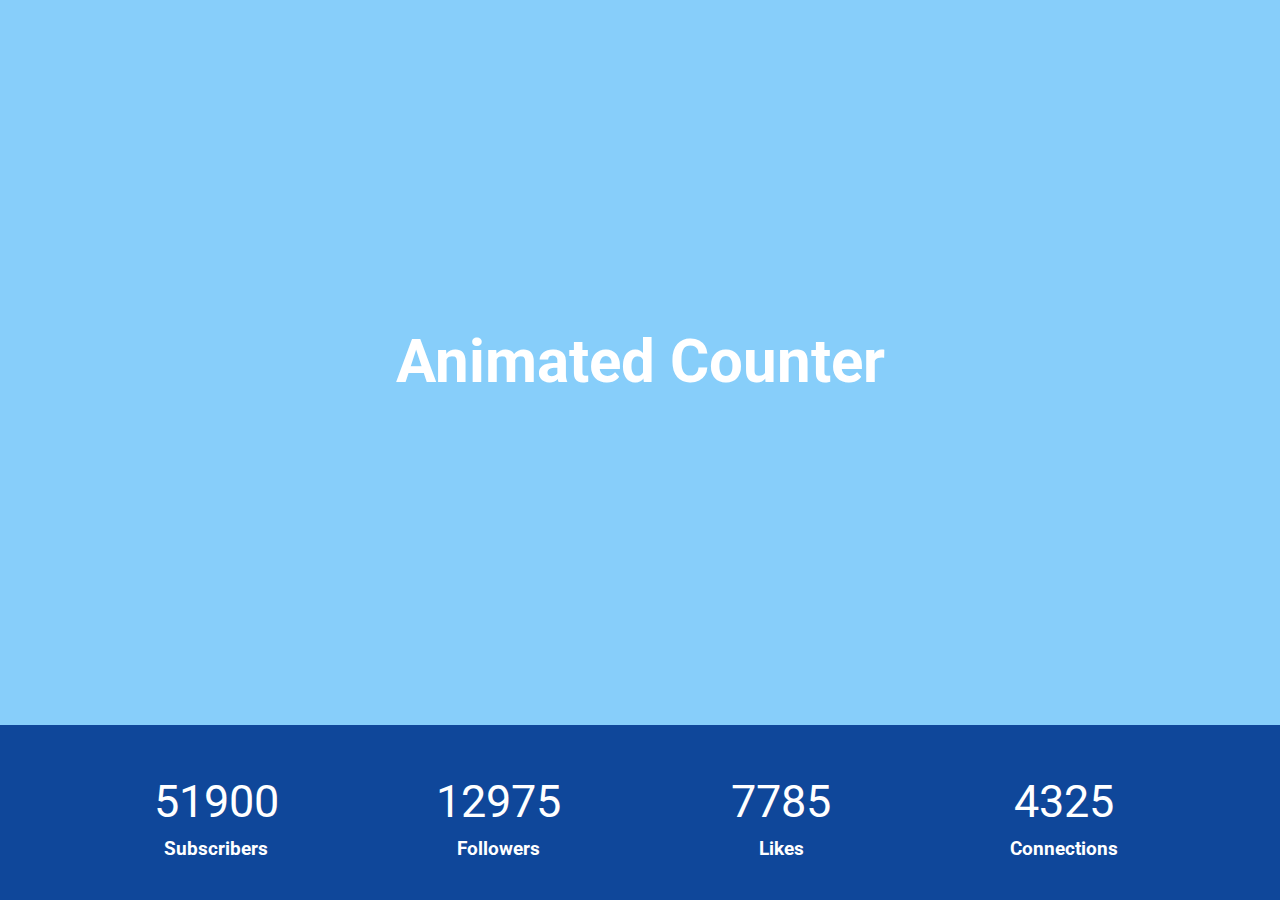
<file: Animated Counter/index.html>
<!DOCTYPE html>
<html lang="en">
  <head>
    <meta charset="UTF-8" />
    <meta name="viewport" content="width=device-width, initial-scale=1.0" />
    <link
      rel="stylesheet"
      href="https://cdnjs.cloudflare.com/ajax/libs/font-awesome/5.13.0/css/all.min.css"
      integrity="sha256-h20CPZ0QyXlBuAw7A+KluUYx/3pK+c7lYEpqLTlxjYQ="
      crossorigin="anonymous"
    />
    <link rel="stylesheet" href="style.css" />
    <title>Animated Counter</title>
  </head>
  <body>
    <header>
      <h1>Animated Counter</h1>
    </header>
    <section class="counters">
      <div class="container">
        <div>
          <i class="fab fa-youtube fa-4x"></i>
          <div class="counter" data-target="60000">0</div>
          <h3>Subscribers</h3>
        </div>
        <div>
          <i class="fab fa-twitter fa-4x"></i>
          <div class="counter" data-target="15000">0</div>
          <h3>Followers</h3>
        </div>
        <div>
          <i class="fab fa-facebook fa-4x"></i>
          <div class="counter" data-target="9000">0</div>
          <h3>Likes</h3>
        </div>
        <div>
          <i class="fab fa-linkedin fa-4x"></i>
          <div class="counter" data-target="5000">0</div>
          <h3>Connections</h3>
        </div>
      </div>
    </section>
    <script src="script.js"></script>
  </body>
</html>
</file>
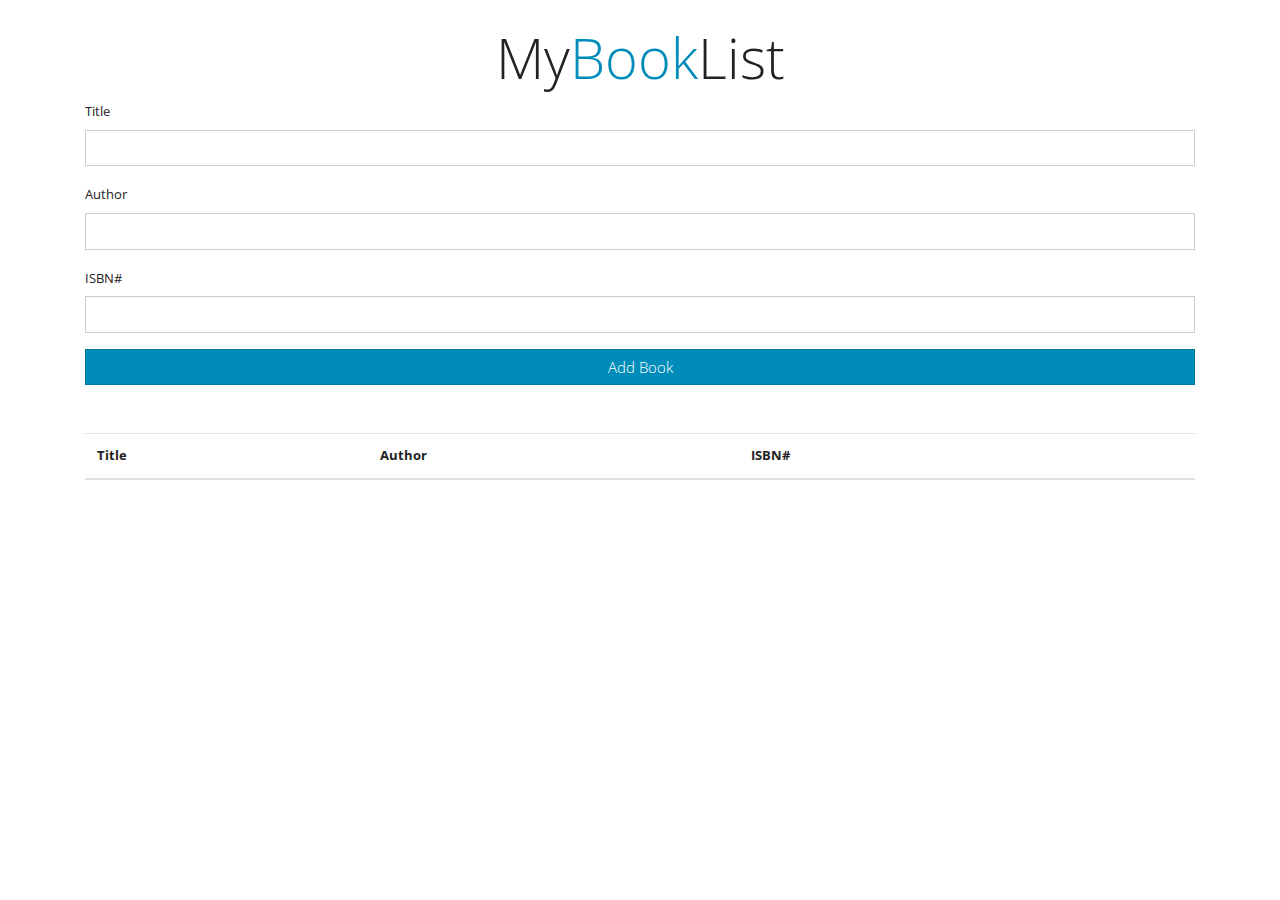
<file: BookList App/index.html>
<!DOCTYPE html>
<html lang="en">
  <head>
    <meta charset="UTF-8" />
    <meta name="viewport" content="width=device-width, initial-scale=1.0" />
    <meta http-equiv="X-UA-Compatible" content="ie=edge" />
    <link
      rel="stylesheet"
      href="https://use.fontawesome.com/releases/v5.8.1/css/all.css"
      integrity="sha384-50oBUHEmvpQ+1lW4y57PTFmhCaXp0ML5d60M1M7uH2+nqUivzIebhndOJK28anvf"
      crossorigin="anonymous"
    />
    <link rel="stylesheet" href="bootstrap.min.css" />
    <title>MyBookList App</title>
  </head>
  <body>
    <div class="container mt-4">
      <h1 class="display-4 text-center">
        <i class="fas fa-book-open text-primary"></i>My<span
          class="text-primary"
          >Book</span
        >List
      </h1>
      <form id="book-form">
        <div class="form-group">
          <label for="title">Title</label>
          <input type="text" id="title" class="form-control" />
        </div>
        <div class="form-group">
          <label for="title">Author</label>
          <input type="text" id="author" class="form-control" />
        </div>
        <div class="form-group">
          <label for="title">ISBN#</label>
          <input type="text" id="isbn" class="form-control" />
        </div>
        <input
          type="submit"
          value="Add Book"
          class="btn btn-primary btn-block"
        />
      </form>
      <table class="table table-striped mt-5">
        <thead>
          <tr>
            <th>Title</th>
            <th>Author</th>
            <th>ISBN#</th>
            <th></th>
          </tr>
        </thead>
        <tbody id="book-list"></tbody>
      </table>
    </div>

    <script src="app.js"></script>
  </body>
</html>
</file>
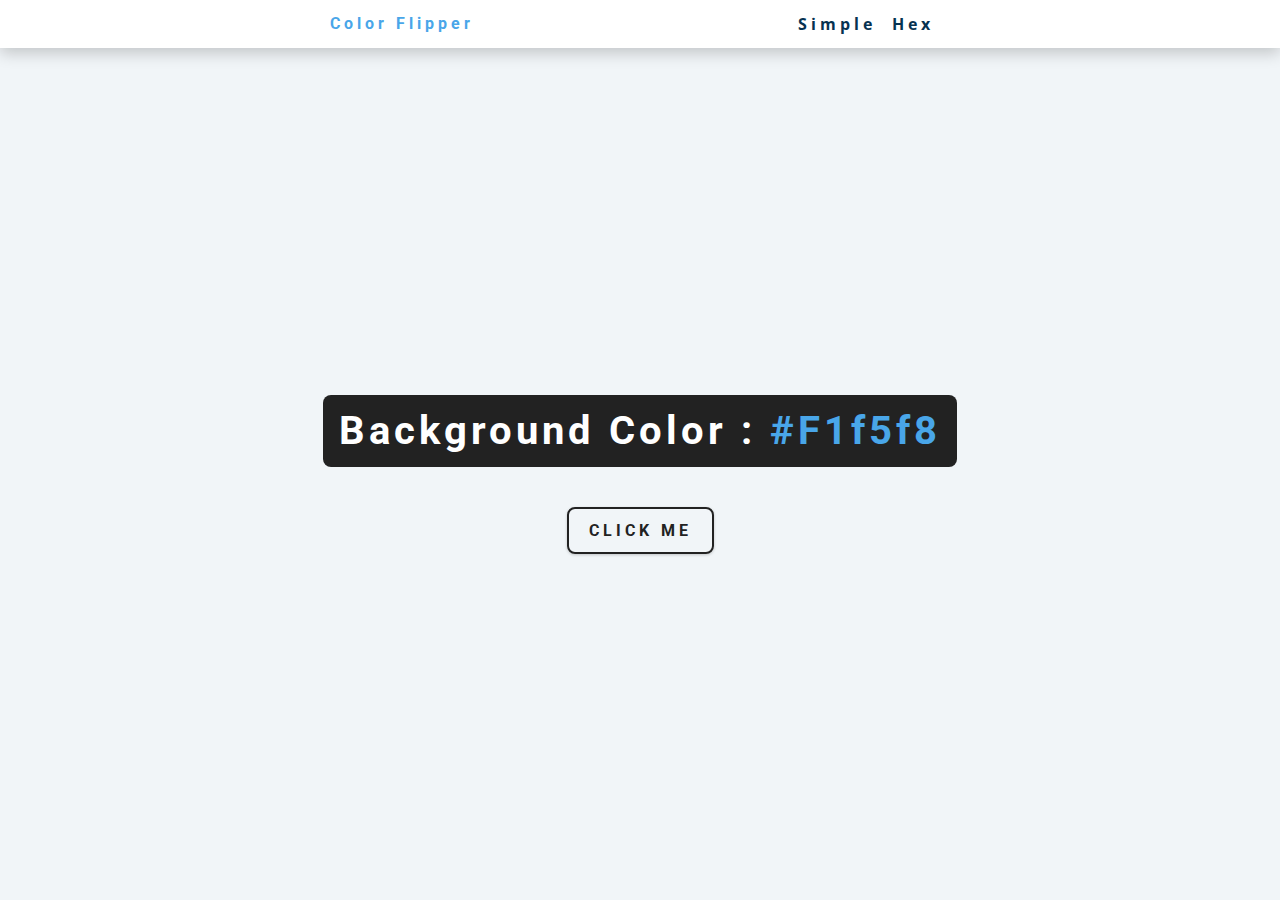
<file: Color Flipper/index.html>
<!DOCTYPE html>
<html lang="en">
  <head>
    <meta charset="UTF-8" />
    <meta name="viewport" content="width=device-width, initial-scale=1.0" />
    <title>Color Flipper || Simple</title>
    <!-- styles -->
    <link rel="stylesheet" href="styles.css" />
  </head>
  <body>
    <nav>
      <div class="nav-center">
        <h4>color flipper</h4>
        <ul class="nav-links">
          <li>
            <a href="index.html">simple</a>
          </li>
          <li>
            <a href="hex.html">hex</a>
          </li>
        </ul>
      </div>
    </nav>
    <main>
      <div class="container">
        <h2>background color : <span class="color">#f1f5f8</span></h2>
        <button class="btn btn-hero" id="btn">click me</button>
      </div>
    </main>
    <!-- javascript -->
    <script src="app.js"></script>
  </body>
</html>
</file>
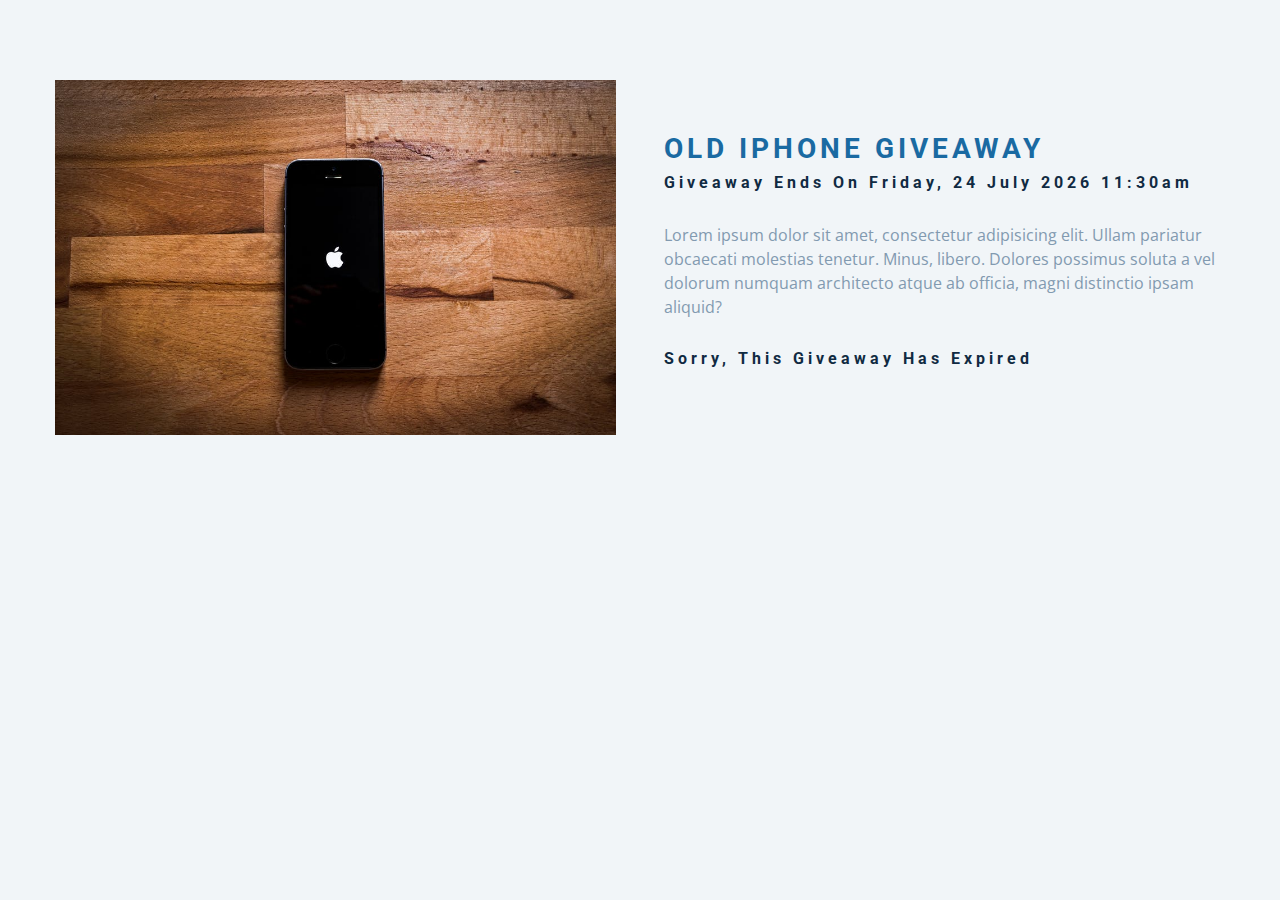
<file: Countdown/index.html>
<!DOCTYPE html>
<html lang="en">
  <head>
    <meta charset="UTF-8" />
    <meta name="viewport" content="width=device-width, initial-scale=1.0" />
    <title>Countdown</title>

    <!-- styles -->
    <link rel="stylesheet" href="styles.css" />
  </head>
  <body>
    <section class="section-center">
      <!-- image -->
      <article class="gift-img">
        <img src="./gift.jpeg" alt="gift picture" />
      </article>
      <!-- info -->
      <article class="gift-info">
        <h3>old iphone giveaway</h3>
        <h4 class="giveaway">
          giveaway ends on sunday, 24 April 2020, 8:00am
        </h4>
        <p>
          Lorem ipsum dolor sit amet, consectetur adipisicing elit. Ullam
          pariatur obcaecati molestias tenetur. Minus, libero. Dolores possimus
          soluta a vel dolorum numquam architecto atque ab officia, magni
          distinctio ipsam aliquid?
        </p>
        <div class="deadline">
          <!-- days -->
          <div class="deadline-format">
            <div>
              <h4 class="days">34</h4>
              <span>days</span>
            </div>
          </div>
          <!-- end of item -->
          <!-- hours -->
          <div class="deadline-format">
            <div>
              <h4 class="hours">34</h4>
              <span>hours</span>
            </div>
          </div>
          <!-- end of item -->
          <!-- days -->
          <div class="deadline-format">
            <div>
              <h4 class="mins">34</h4>
              <span>mins</span>
            </div>
          </div>
          <!-- end of item -->
          <!-- days -->
          <div class="deadline-format">
            <div>
              <h4 class="secs">34</h4>
              <span>secs</span>
            </div>
          </div>
          <!-- end of item -->
        </div>
      </article>
    </section>
    <!-- javascript -->
    <script src="app.js"></script>
  </body>
</html>
</file>
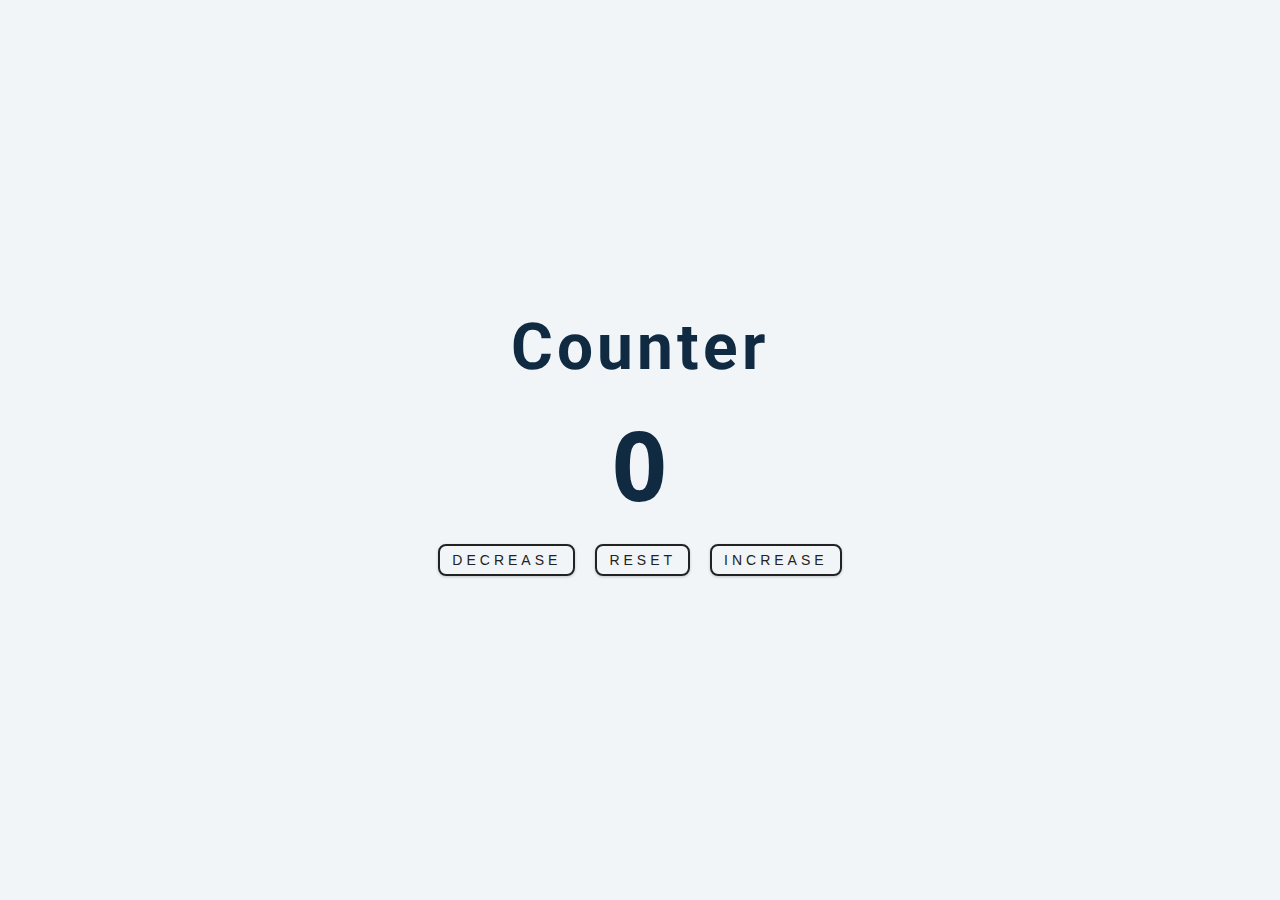
<file: Counter/index.html>
<!DOCTYPE html>
<html lang="en">
  <head>
    <meta charset="UTF-8" />
    <meta name="viewport" content="width=device-width, initial-scale=1.0" />
    <title>Counter</title>
    <!-- styles -->
    <link rel="stylesheet" href="styles.css" />
  </head>
  <body>
    <main>
      <div class="container">
        <h1>
          counter
        </h1>
        <span id="value">0</span>
        <div class="button-container">
          <button class="btn decrease">decrease</button>
          <button class="btn reset">reset</button>
          <button class="btn increase">increase</button>
        </div>
      </div>
    </main>
    <!-- javascript -->
    <script src="app.js"></script>
  </body>
</html>
</file>
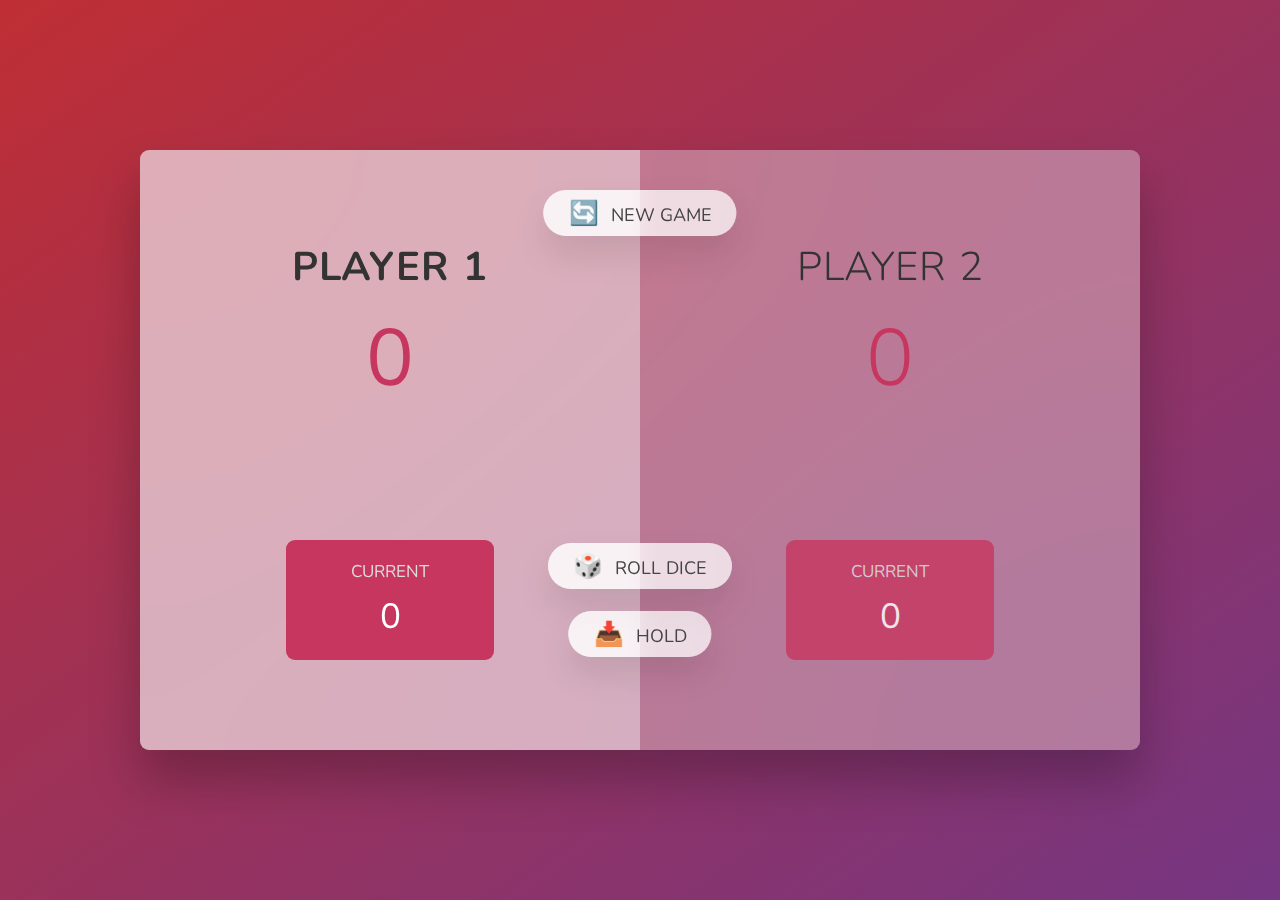
<file: Dice Game/index.html>
<!DOCTYPE html>
<html lang="en">
  <head>
    <meta charset="UTF-8" />
    <meta name="viewport" content="width=device-width, initial-scale=1.0" />
    <meta http-equiv="X-UA-Compatible" content="ie=edge" />
    <link rel="stylesheet" href="style.css" />
    <title>Dice Game</title>
  </head>
  <body>
    <main>
      <section class="player player--0 player--active">
        <h2 class="name" id="name--0">Player 1</h2>
        <p class="score" id="score--0">43</p>
        <div class="current">
          <p class="current-label">Current</p>
          <p class="current-score" id="current--0">0</p>
        </div>
      </section>
      <section class="player player--1">
        <h2 class="name" id="name--1">Player 2</h2>
        <p class="score" id="score--1">24</p>
        <div class="current">
          <p class="current-label">Current</p>
          <p class="current-score" id="current--1">0</p>
        </div>
      </section>

      <img src="dice-5.png" alt="Playing dice" class="dice" />
      <button class="btn btn--new">🔄 New game</button>
      <button class="btn btn--roll">🎲 Roll dice</button>
      <button class="btn btn--hold">📥 Hold</button>
    </main>
    <script src="script.js"></script>
  </body>
</html>
</file>
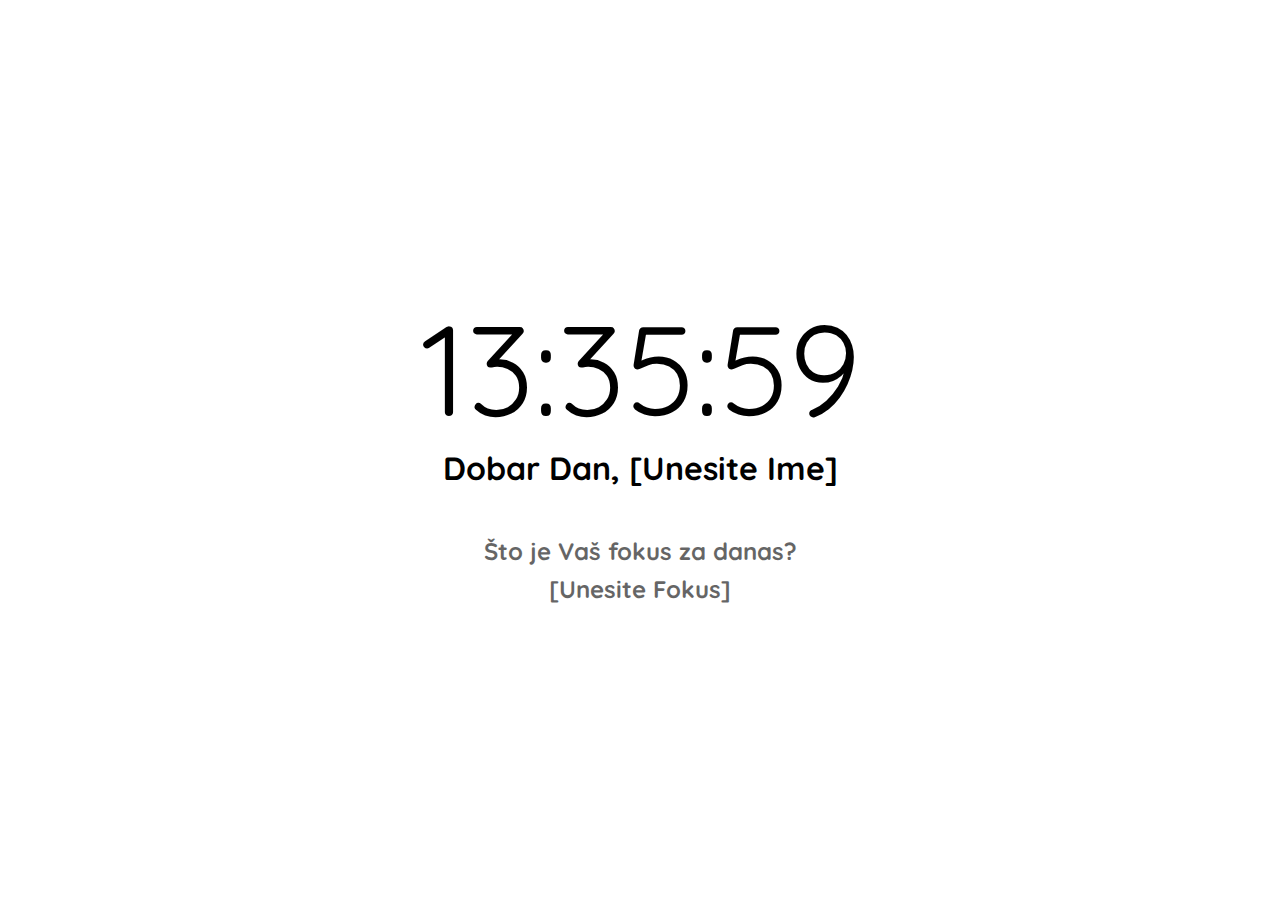
<file: Dynamic Landing Page/index.html>
<!DOCTYPE html>
<html lang="en">
  <head>
    <meta charset="UTF-8" />
    <meta name="viewport" content="width=device-width, initial-scale=1.0" />
    <meta http-equiv="X-UA-Compatible" content="ie=edge" />
    <link
      href="https://fonts.googleapis.com/css?family=Quicksand&display=swap"
      rel="stylesheet"
    />
    <link rel="stylesheet" href="style.css" />
    <title>Welcome</title>
  </head>
  <body>
    <time id="time"></time>
    <h1>
      <span id="greeting"></span>
      <span id="name" contenteditable="true"></span>
    </h1>

    <h2>Što je Vaš fokus za danas?</h2>
    <h2 id="focus" contenteditable="true"></h2>
    <script src="main.js"></script>
  </body>
</html>
</file>
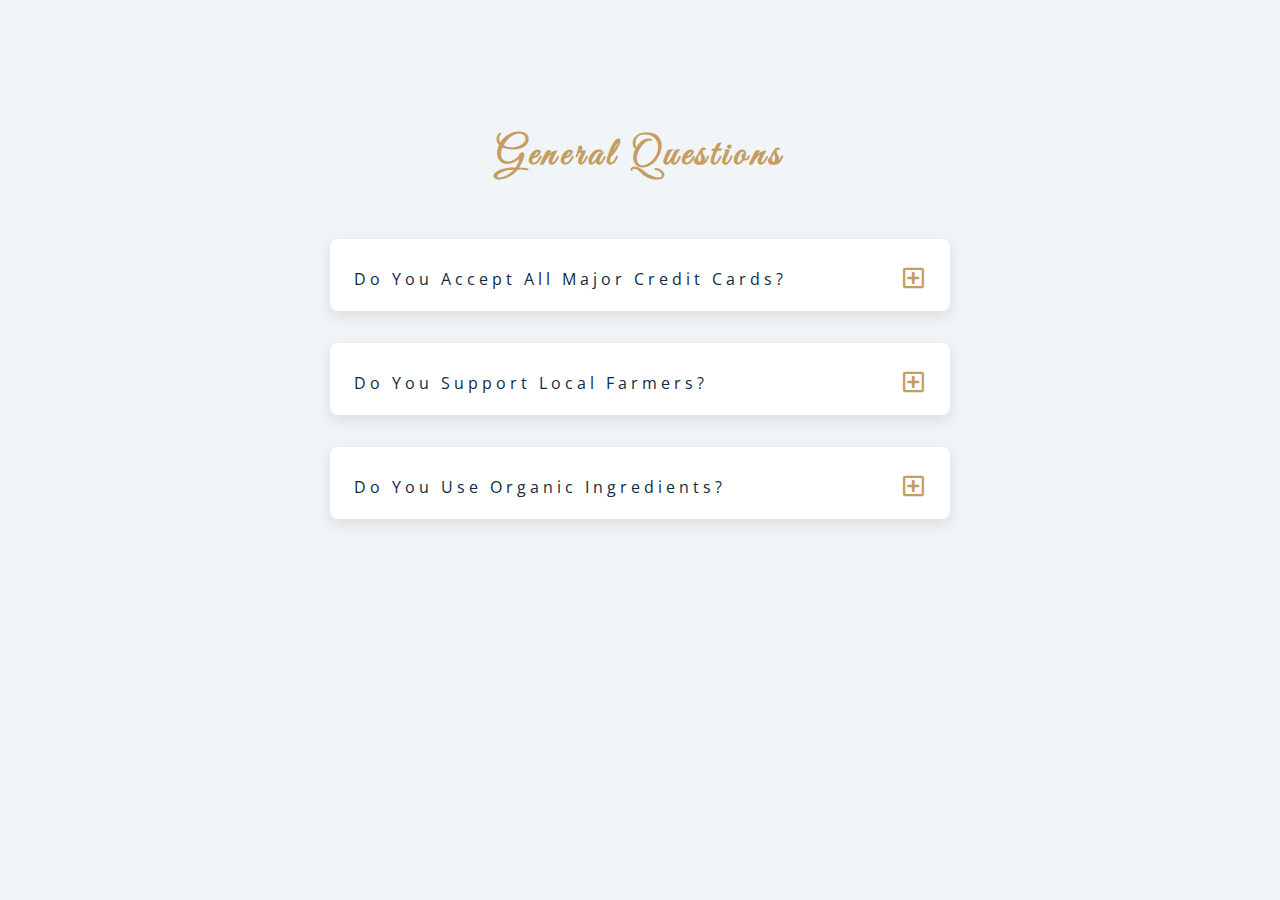
<file: FAQ/index.html>
<!DOCTYPE html>
<html lang="en">
  <head>
    <meta charset="UTF-8" />
    <meta name="viewport" content="width=device-width, initial-scale=1.0" />
    <title>Q & A</title>
    <!-- font-awesome -->
    <link
      rel="stylesheet"
      href="https://cdnjs.cloudflare.com/ajax/libs/font-awesome/5.14.0/css/all.min.css"
    />
    <!-- extra fonts -->
    <link
      href="https://fonts.googleapis.com/css?family=Great+Vibes&display=swap"
      rel="stylesheet"
    />
    <!-- styles -->
    <link rel="stylesheet" href="styles.css" />
  </head>
  <body>
    <section class="questions">
      <!-- title -->
      <div class="title">
        <h2>general questions</h2>
      </div>
      <!-- questions -->
      <div class="section-center">
        <!-- single questions -->
        <article class="question">
          <!-- question title -->
          <div class="question-title">
            <p>do you accept all major credit cards?</p>
            <button type="button" class="question-btn">
              <span class="plus-icon">
                <i class="far fa-plus-square"></i>
              </span>
              <span class="minus-icon">
                <i class="far fa-minus-square"></i>
              </span>
            </button>
          </div>
          <!-- question text -->
          <div class="question-text">
            <p>
              Lorem ipsum dolor sit amet, consectetur adipisicing elit.
              Asperiores, consequatur impedit? Laborum aspernatur architecto sed
              quae at molestias natus dignissimos.
            </p>
          </div>
        </article>
        <!-- end single question -->
        <!-- single questions -->
        <article class="question">
          <!-- question title -->
          <div class="question-title">
            <p>do you support local farmers?</p>
            <button type="button" class="question-btn">
              <span class="plus-icon">
                <i class="far fa-plus-square"></i>
              </span>
              <span class="minus-icon">
                <i class="far fa-minus-square"></i>
              </span>
            </button>
          </div>
          <!-- question text -->
          <div class="question-text">
            <p>
              Lorem ipsum dolor sit amet, consectetur adipisicing elit.
              Asperiores, consequatur impedit? Laborum aspernatur architecto sed
              quae at molestias natus dignissimos.
            </p>
          </div>
        </article>
        <!-- end single question -->
        <!-- single questions -->
        <article class="question">
          <!-- question title -->
          <div class="question-title">
            <p>do you use organic ingredients?</p>
            <button type="button" class="question-btn">
              <span class="plus-icon">
                <i class="far fa-plus-square"></i>
              </span>
              <span class="minus-icon">
                <i class="far fa-minus-square"></i>
              </span>
            </button>
          </div>
          <!-- question text -->
          <div class="question-text">
            <p>
              Lorem ipsum dolor sit amet, consectetur adipisicing elit.
              Asperiores, consequatur impedit? Laborum aspernatur architecto sed
              quae at molestias natus dignissimos.
            </p>
          </div>
        </article>
        <!-- end single question -->
      </div>
    </section>
    <!-- javascript -->
    <script src="app.js"></script>
  </body>
</html>
</file>
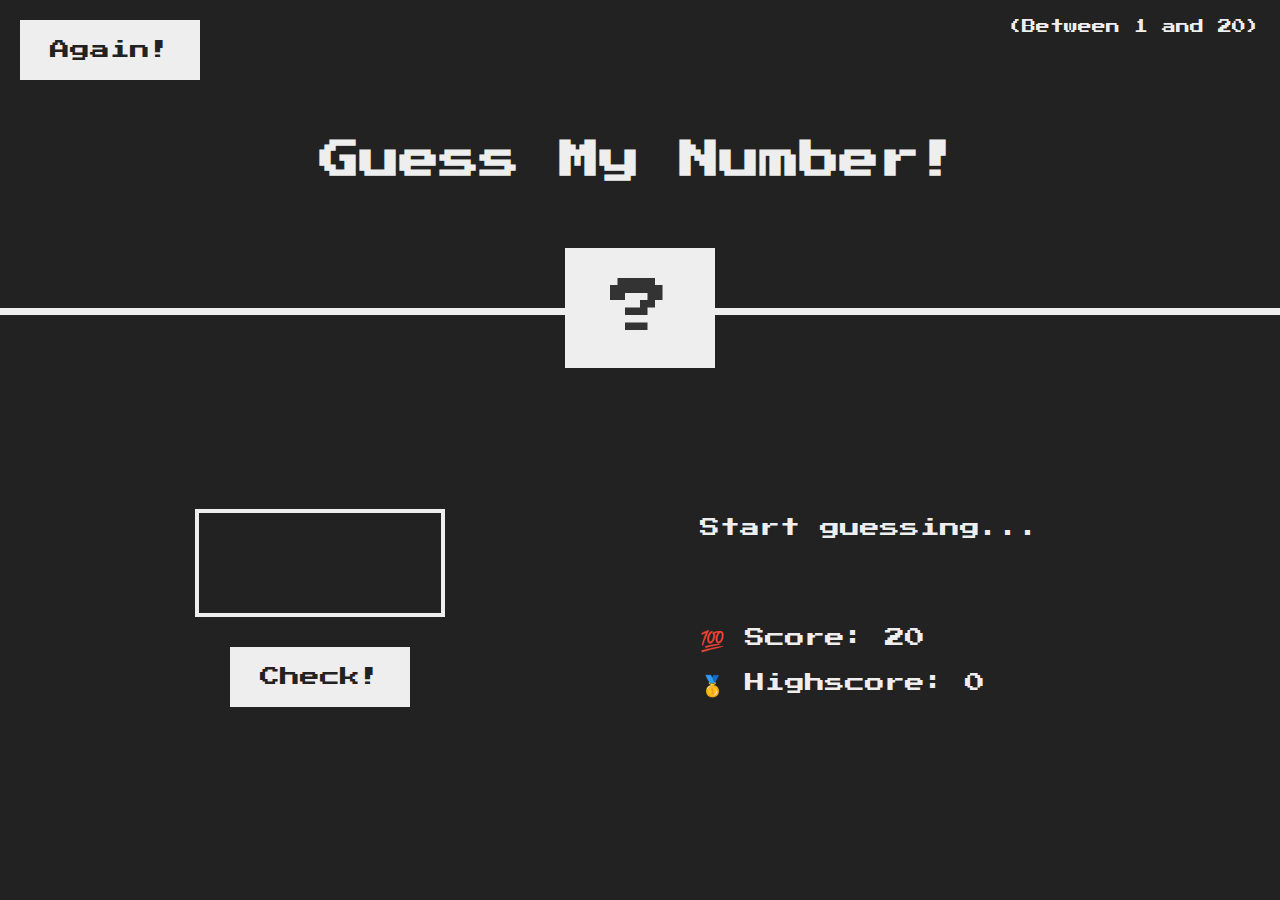
<file: Guess The Number/index.html>
<!DOCTYPE html>
<html lang="en">
  <head>
    <meta charset="UTF-8" />
    <meta name="viewport" content="width=device-width, initial-scale=1.0" />
    <meta http-equiv="X-UA-Compatible" content="ie=edge" />
    <link rel="stylesheet" href="style.css" />
    <title>Guess My Number!</title>
  </head>
  <body>
    <header>
      <h1>Guess My Number!</h1>
      <p class="between">(Between 1 and 20)</p>
      <button class="btn again">Again!</button>
      <div class="number">?</div>
    </header>
    <main>
      <section class="left">
        <input type="number" class="guess" />
        <button class="btn check">Check!</button>
      </section>
      <section class="right">
        <p class="message">Start guessing...</p>
        <p class="label-score">💯 Score: <span class="score">20</span></p>
        <p class="label-highscore">
          🥇 Highscore: <span class="highscore">0</span>
        </p>
      </section>
    </main>
    <script src="script.js"></script>
  </body>
</html>
</file>
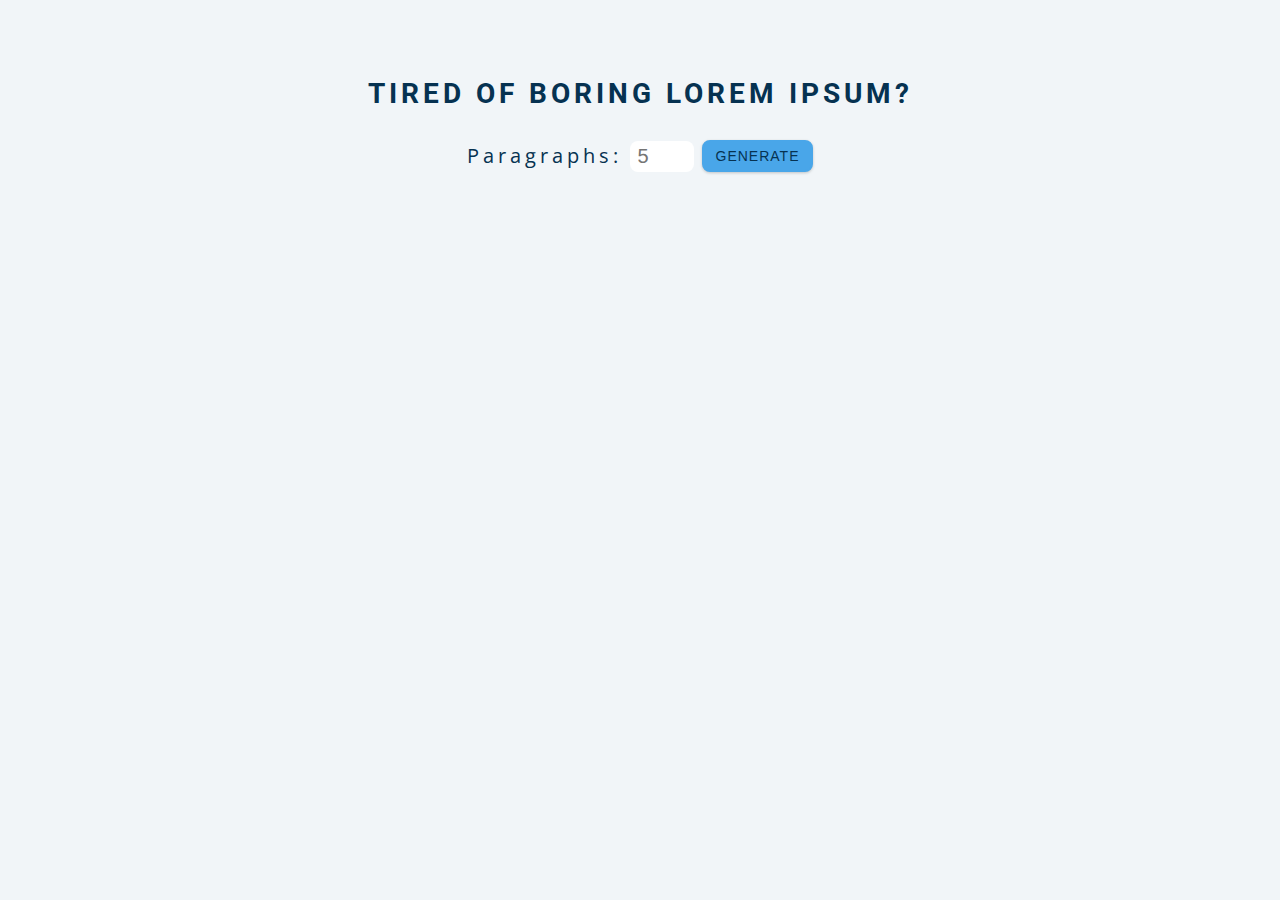
<file: Lorem Generator/index.html>
<!DOCTYPE html>
<html lang="en">
  <head>
    <meta charset="UTF-8" />
    <meta name="viewport" content="width=device-width, initial-scale=1.0" />
    <title>Lorem Ipsum</title>

    <!-- styles -->
    <link rel="stylesheet" href="styles.css" />
  </head>
  <body>
    <section class="section-center">
      <h3>tired of boring lorem ipsum?</h3>
      <form action="" class="lorem-form">
        <label for="amount">paragraphs:</label>
        <input type="number" name="amount" id="amount" placeholder="5" />
        <button type="submit" class="btn">generate</button>
      </form>
      <article class="lorem-text"></article>
    </section>
    <!-- javascript -->
    <script src="app.js"></script>
  </body>
</html>
</file>
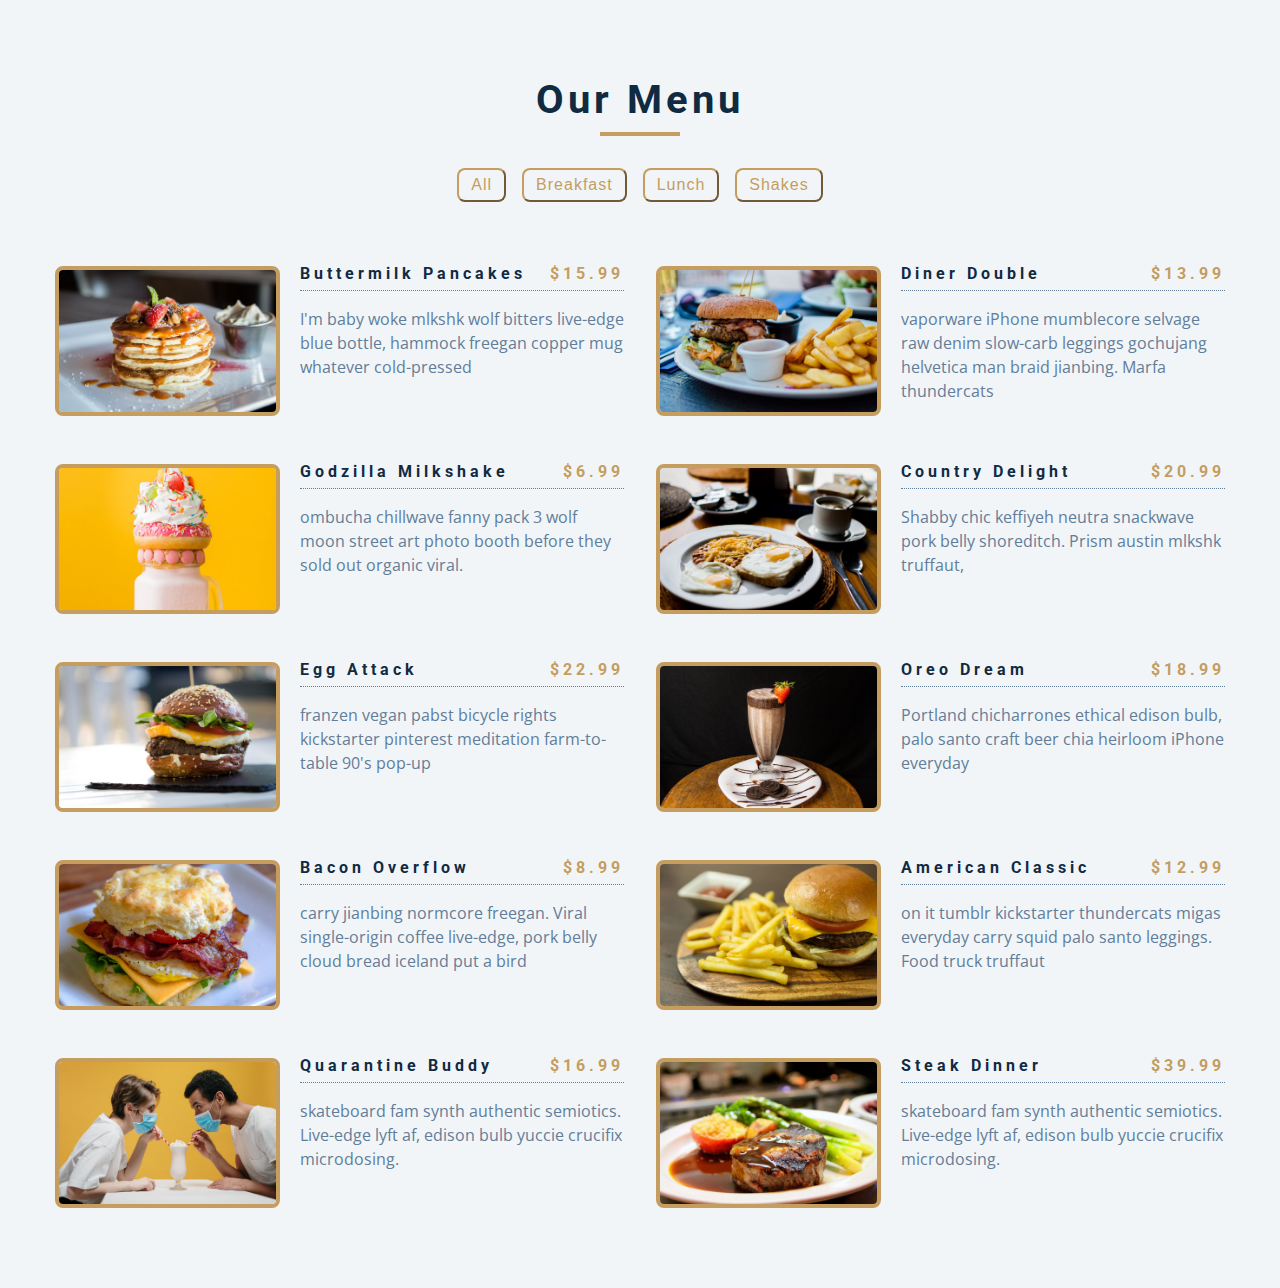
<file: Menu/index.html>
<!DOCTYPE html>
<html lang="en">
  <head>
    <meta charset="UTF-8" />
    <meta name="viewport" content="width=device-width, initial-scale=1.0" />
    <title>Starter</title>
    <!-- font-awesome -->
    <link
      rel="stylesheet"
      href="https://cdnjs.cloudflare.com/ajax/libs/font-awesome/5.14.0/css/all.min.css"
    />
    <!-- styles -->
    <link rel="stylesheet" href="styles.css" />
  </head>
  <body>
    <section class="menu">
      <!-- title -->
      <div class="title">
        <h2>our menu</h2>
        <div class="underline"></div>
      </div>
      <!-- filter buttons -->
      <div class="btn-container">
        <button class="filter-btn" type="button" data-id="all">all</button>
        <button class="filter-btn" type="button" data-id="breakfast">
          breakfast
        </button>
        <button class="filter-btn" type="button" data-id="lunch">lunch</button>
        <button class="filter-btn" type="button" data-id="shakes">
          shakes
        </button>
      </div>
      <!-- menu items -->
      <div class="section-center">
        <!-- single item -->
        <article class="menu-item">
          <img src="menu-item.jpeg" class="photo" alt="menu item" />
          <div class="item-info">
            <header>
              <h4>buttermilk pancakes</h4>
              <h4 class="price">$15</h4>
            </header>
            <p class="item-text">
              Lorem ipsum dolor sit amet consectetur adipisicing elit. Debitis
              adipisci amet quidem minus assumenda placeat repellendus provident
              modi inventore? Animi.
            </p>
          </div>
        </article>
        <!-- end of single item -->
      </div>
    </section>
    <!-- javascript -->
    <script src="app.js"></script>
  </body>
</html>
</file>
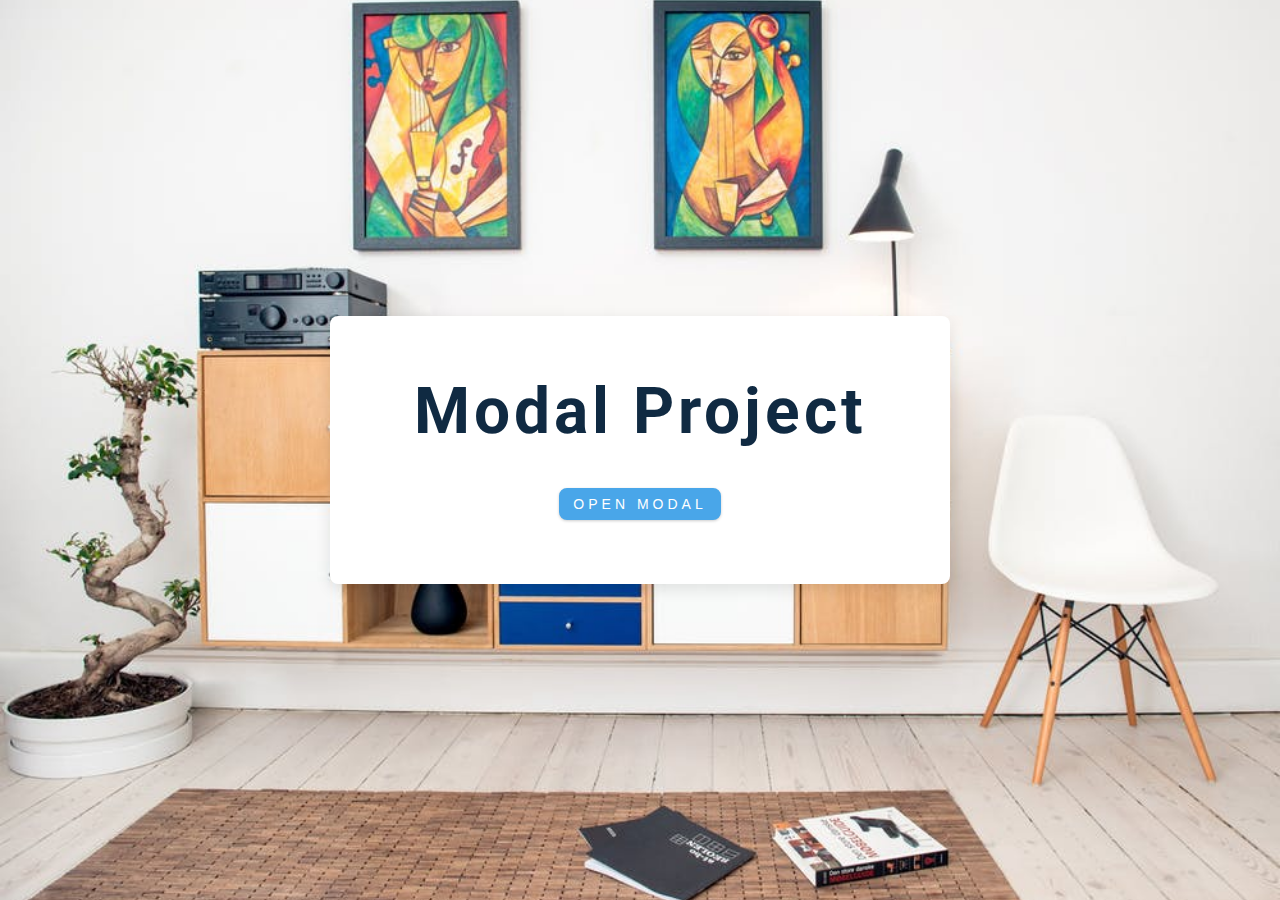
<file: Modal/index.html>
<!DOCTYPE html>
<html lang="en">
  <head>
    <meta charset="UTF-8" />
    <meta name="viewport" content="width=device-width, initial-scale=1.0" />
    <title>Modal</title>
    <!-- font-awesome -->
    <link
      rel="stylesheet"
      href="https://cdnjs.cloudflare.com/ajax/libs/font-awesome/5.14.0/css/all.min.css"
    />
    <!-- styles -->
    <link rel="stylesheet" href="styles.css" />
  </head>
  <body>
    <!-- hero -->
    <header class="hero">
      <div class="banner">
        <h1>modal project</h1>
        <button class="btn modal-btn">
          open modal
        </button>
      </div>
    </header>
    <!-- end of hero -->
    <!-- modal -->
    <div class="modal-overlay">
      <div class="modal-container">
        <h3>modal content</h3>
        <button class="close-btn">
          <i class="fas fa-times"></i>
        </button>
      </div>
    </div>
    <!-- javascript -->
    <script src="app.js"></script>
  </body>
</html>
</file>
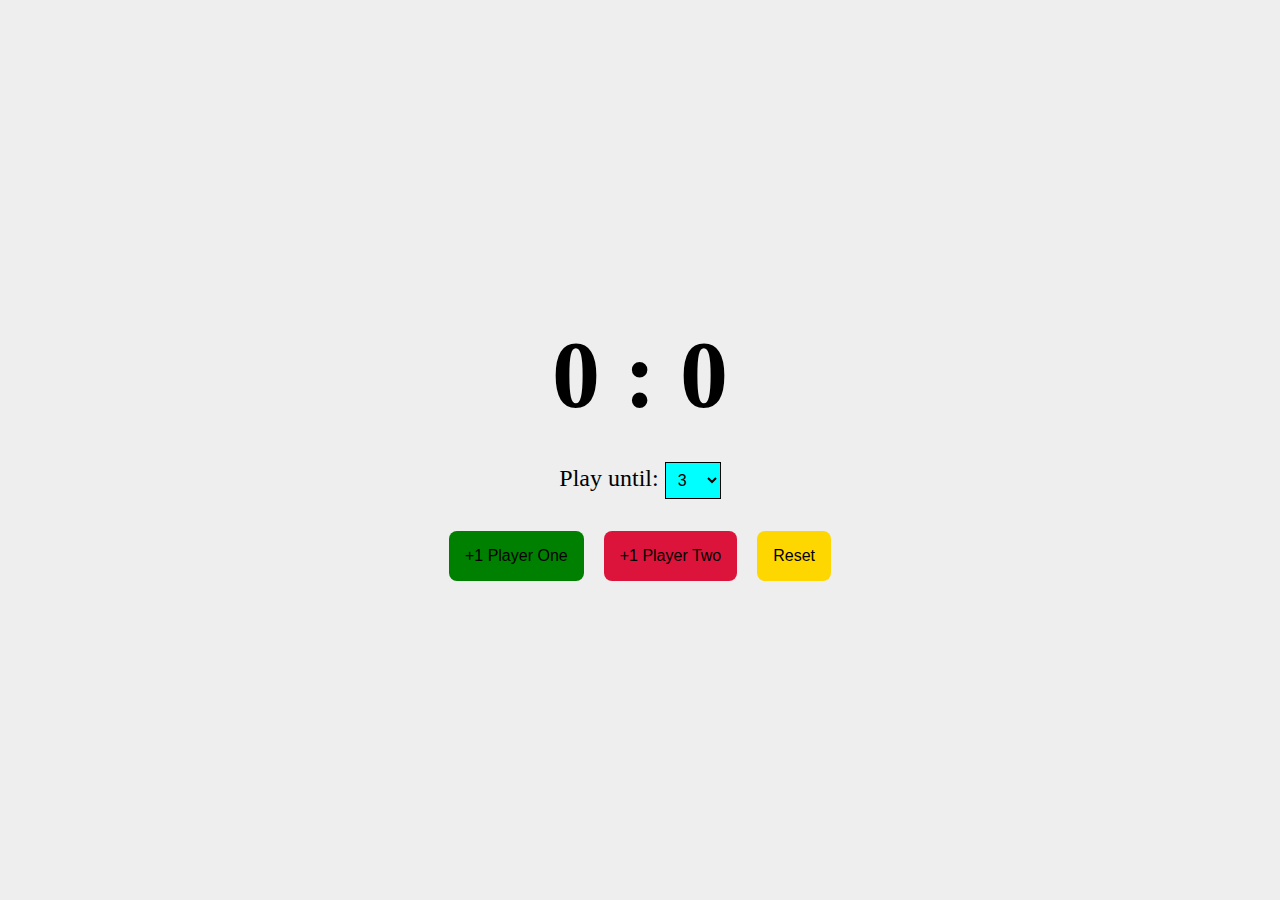
<file: Score Keeper/index.html>
<!DOCTYPE html>
<html lang="en">
  <head>
    <meta charset="UTF-8" />
    <meta name="viewport" content="width=device-width, initial-scale=1.0" />
    <meta http-equiv="X-UA-Compatible" content="ie=edge" />
    <link rel="stylesheet" href="style.css" />
    <title>Score Keeper</title>
  </head>
  <body>
    <div class="container">
      <div class="display">
        <h1><span id="p1Display">0</span> : <span id="p2Display">0</span></h1>
      </div>
      <div class="play-until">
        <label for="playTo">Play until:</label>
        <select name="" id="playto">
          <option value="3">3</option>
          <option value="4">4</option>
          <option value="5">5</option>
          <option value="6">6</option>
          <option value="7">7</option>
          <option value="8">8</option>
          <option value="9">9</option>
          <option value="10">10</option>
        </select>
      </div>
      <div class="btns">
        <button id="p1Button">+1 Player One</button>
        <button id="p2Button">+1 Player Two</button>
        <button id="reset">Reset</button>
      </div>
    </div>

    <script src="main.js"></script>
  </body>
</html>
</file>
<file: Animated Counter/style.css>
@import url("https://fonts.googleapis.com/css?family=Roboto&display=swap");

* {
  box-sizing: border-box;
  margin: 0;
  padding: 0;
}

body {
  font-family: "Roboto", sans-serif;
  background: lightskyblue
    url("https://i.pinimg.com/originals/3c/24/46/3c24462450c2a902bf7e18f3d9aada81.jpg");
  color: #fff;
  /* Push to bottom */
  display: flex;
  flex-direction: column;
  justify-content: flex-end;
  height: 100vh;
}

.container {
  max-width: 1100px;
  margin: 0 auto;
  overflow: auto;
}

header {
  flex: 1;
  height: 100%;
  display: flex;
  align-items: center;
  justify-content: center;
}

header h1 {
  font-size: 60px;
}

.counters {
  background: #0f479a;
  color: #fff;
  padding: 40px 20px;
  border-top: 3px lightskyblue solid;
}

.counters .container {
  display: grid;
  grid-template-columns: repeat(4, 1fr);
  grid-gap: 30px;
  text-align: center;
}

.counters i {
  color: lightskyblue;
  margin-bottom: 5px;
}

.counters .counter {
  font-size: 45px;
  margin: 10px 0;
}

@media (max-width: 700px) {
  .counters .container {
    grid-template-columns: repeat(2, 1fr);
  }

  .counters .container > div:nth-of-type(1),
  .counters .container > div:nth-of-type(2) {
    border-bottom: 1px lightskyblue solid;
    padding-bottom: 20px;
  }
}
</file>
<file: Color Flipper/styles.css>
/*
=============== 
Fonts
===============
*/
@import url("https://fonts.googleapis.com/css?family=Open+Sans|Roboto:400,700&display=swap");

/*
=============== 
Variables
===============
*/

:root {
  /* dark shades of primary color*/
  --clr-primary-1: hsl(205, 86%, 17%);
  --clr-primary-2: hsl(205, 77%, 27%);
  --clr-primary-3: hsl(205, 72%, 37%);
  --clr-primary-4: hsl(205, 63%, 48%);
  /* primary/main color */
  --clr-primary-5: hsl(205, 78%, 60%);
  /* lighter shades of primary color */
  --clr-primary-6: hsl(205, 89%, 70%);
  --clr-primary-7: hsl(205, 90%, 76%);
  --clr-primary-8: hsl(205, 86%, 81%);
  --clr-primary-9: hsl(205, 90%, 88%);
  --clr-primary-10: hsl(205, 100%, 96%);
  /* darkest grey - used for headings */
  --clr-grey-1: hsl(209, 61%, 16%);
  --clr-grey-2: hsl(211, 39%, 23%);
  --clr-grey-3: hsl(209, 34%, 30%);
  --clr-grey-4: hsl(209, 28%, 39%);
  /* grey used for paragraphs */
  --clr-grey-5: hsl(210, 22%, 49%);
  --clr-grey-6: hsl(209, 23%, 60%);
  --clr-grey-7: hsl(211, 27%, 70%);
  --clr-grey-8: hsl(210, 31%, 80%);
  --clr-grey-9: hsl(212, 33%, 89%);
  --clr-grey-10: hsl(206, 33%, 96%);
  --clr-white: #fff;
  --clr-red-dark: hsl(360, 67%, 44%);
  --clr-red-light: hsl(360, 71%, 66%);
  --clr-green-dark: hsl(125, 67%, 44%);
  --clr-green-light: hsl(125, 71%, 66%);
  --clr-black: #222;
  --ff-primary: "Roboto", sans-serif;
  --ff-secondary: "Open Sans", sans-serif;
  --transition: all 0.3s linear;
  --spacing: 0.25rem;
  --radius: 0.5rem;
  --light-shadow: 0 5px 15px rgba(0, 0, 0, 0.1);
  --dark-shadow: 0 5px 15px rgba(0, 0, 0, 0.2);
  --max-width: 1170px;
  --fixed-width: 620px;
}
/*
=============== 
Global Styles
===============
*/

*,
::after,
::before {
  margin: 0;
  padding: 0;
  box-sizing: border-box;
}
body {
  font-family: var(--ff-secondary);
  background: var(--clr-grey-10);
  color: var(--clr-grey-1);
  line-height: 1.5;
  font-size: 0.875rem;
}
ul {
  list-style-type: none;
}
a {
  text-decoration: none;
}
img:not(.nav-logo) {
  width: 100%;
  display: block;
}

h1,
h2,
h3,
h4 {
  letter-spacing: var(--spacing);
  text-transform: capitalize;
  line-height: 1.25;
  margin-bottom: 0.75rem;
  font-family: var(--ff-primary);
}
h1 {
  font-size: 3rem;
}
h2 {
  font-size: 2rem;
}
h3 {
  font-size: 1.25rem;
}
h4 {
  font-size: 0.875rem;
}
p {
  margin-bottom: 1.25rem;
  color: var(--clr-grey-5);
}
@media screen and (min-width: 800px) {
  h1 {
    font-size: 4rem;
  }
  h2 {
    font-size: 2.5rem;
  }
  h3 {
    font-size: 1.75rem;
  }
  h4 {
    font-size: 1rem;
  }
  body {
    font-size: 1rem;
  }
  h1,
  h2,
  h3,
  h4 {
    line-height: 1;
  }
}
/*  global classes */

.btn {
  font-family: var(--ff-primary);
  text-transform: uppercase;
  background: transparent;
  color: var(--clr-black);
  padding: 0.375rem 0.75rem;
  letter-spacing: var(--spacing);
  display: inline-block;
  font-weight: 700;
  transition: var(--transition);
  font-size: 0.875rem;
  border: 2px solid var(--clr-black);
  cursor: pointer;
  box-shadow: 0 1px 3px rgba(0, 0, 0, 0.2);
  border-radius: var(--radius);
}
.btn:hover {
  color: var(--clr-white);
  background: var(--clr-black);
}
.btn-hero {
  font-size: 1rem;
  padding: 0.75rem 1.25rem;
}
/* section */
.section {
  padding: 5rem 0;
}

.section-center {
  width: 90vw;
  margin: 0 auto;
  max-width: 1170px;
}
@media screen and (min-width: 992px) {
  .section-center {
    width: 95vw;
  }
}
/*
=============== 
Nav
===============
*/
nav {
  background: var(--clr-white);
  height: 3rem;
  display: grid;
  align-items: center;
  box-shadow: var(--dark-shadow);
}
.nav-center {
  width: 90vw;
  max-width: var(--fixed-width);
  margin: 0 auto;
  display: flex;
  align-items: center;
  justify-content: space-between;
}
.nav-center h4 {
  margin-bottom: 0;
  color: var(--clr-primary-5);
}
.nav-links {
  display: flex;
}
nav a {
  text-transform: capitalize;
  font-weight: 700;
  font-size: 1rem;
  color: var(--clr-primary-1);
  letter-spacing: var(--spacing);
  margin-right: 1rem;
}
nav a:hover {
  color: var(--clr-primary-5);
}
/*
=============== 
Container
===============
*/
main {
  min-height: calc(100vh - 3rem);
  display: grid;
  place-items: center;
}
.container {
  text-align: center;
}
.container h2 {
  background: var(--clr-black);
  color: var(--clr-white);
  padding: 1rem;
  border-radius: var(--radius);
  margin-bottom: 2.5rem;
}
.color {
  color: var(--clr-primary-5);
}
</file>
<file: Countdown/styles.css>
/*
=============== 
Fonts
===============
*/
@import url("https://fonts.googleapis.com/css?family=Open+Sans|Roboto:400,700&display=swap");

/*
=============== 
Variables
===============
*/

:root {
  /* dark shades of primary color*/
  --clr-primary-1: hsl(205, 86%, 17%);
  --clr-primary-2: hsl(205, 77%, 27%);
  --clr-primary-3: hsl(205, 72%, 37%);
  --clr-primary-4: hsl(205, 63%, 48%);
  /* primary/main color */
  --clr-primary-5: #49a6e9;
  /* lighter shades of primary color */
  --clr-primary-6: hsl(205, 89%, 70%);
  --clr-primary-7: hsl(205, 90%, 76%);
  --clr-primary-8: hsl(205, 86%, 81%);
  --clr-primary-9: hsl(205, 90%, 88%);
  --clr-primary-10: hsl(205, 100%, 96%);
  /* darkest grey - used for headings */
  --clr-grey-1: hsl(209, 61%, 16%);
  --clr-grey-2: hsl(211, 39%, 23%);
  --clr-grey-3: hsl(209, 34%, 30%);
  --clr-grey-4: hsl(209, 28%, 39%);
  /* grey used for paragraphs */
  --clr-grey-5: hsl(210, 22%, 49%);
  --clr-grey-6: hsl(209, 23%, 60%);
  --clr-grey-7: hsl(211, 27%, 70%);
  --clr-grey-8: hsl(210, 31%, 80%);
  --clr-grey-9: hsl(212, 33%, 89%);
  --clr-grey-10: hsl(210, 36%, 96%);
  --clr-white: #fff;
  --clr-red-dark: hsl(360, 67%, 44%);
  --clr-red-light: hsl(360, 71%, 66%);
  --clr-green-dark: hsl(125, 67%, 44%);
  --clr-green-light: hsl(125, 71%, 66%);
  --clr-black: #222;
  --clr-gold: #c59d5f;
  --ff-primary: "Roboto", sans-serif;
  --ff-secondary: "Open Sans", sans-serif;
  --transition: all 0.3s linear;
  --spacing: 0.25rem;
  --radius: 0.5rem;
  --light-shadow: 0 5px 15px rgba(0, 0, 0, 0.1);
  --dark-shadow: 0 5px 15px rgba(0, 0, 0, 0.2);
  --max-width: 1170px;
  --fixed-width: 620px;
}
/*
=============== 
Global Styles
===============
*/

*,
::after,
::before {
  margin: 0;
  padding: 0;
  box-sizing: border-box;
}
body {
  font-family: var(--ff-secondary);
  background: var(--clr-grey-10);
  color: var(--clr-grey-1);
  line-height: 1.5;
  font-size: 0.875rem;
}
ul {
  list-style-type: none;
}
a {
  text-decoration: none;
}
img:not(.logo) {
  width: 100%;
}
img {
  display: block;
}

h1,
h2,
h3,
h4 {
  letter-spacing: var(--spacing);
  text-transform: capitalize;
  line-height: 1.25;
  margin-bottom: 0.75rem;
  font-family: var(--ff-primary);
}
h1 {
  font-size: 3rem;
}
h2 {
  font-size: 2rem;
}
h3 {
  font-size: 1.25rem;
}
h4 {
  font-size: 0.875rem;
}
p {
  margin-bottom: 1.25rem;
  color: var(--clr-grey-5);
}
@media screen and (min-width: 800px) {
  h1 {
    font-size: 4rem;
  }
  h2 {
    font-size: 2.5rem;
  }
  h3 {
    font-size: 1.75rem;
  }
  h4 {
    font-size: 1rem;
  }
  body {
    font-size: 1rem;
  }
  h1,
  h2,
  h3,
  h4 {
    line-height: 1;
  }
}
/*  global classes */

.btn {
  text-transform: uppercase;
  background: transparent;
  color: var(--clr-black);
  padding: 0.375rem 0.75rem;
  letter-spacing: var(--spacing);
  display: inline-block;
  transition: var(--transition);
  font-size: 0.875rem;
  border: 2px solid var(--clr-black);
  cursor: pointer;
  box-shadow: 0 1px 3px rgba(0, 0, 0, 0.2);
  border-radius: var(--radius);
}
.btn:hover {
  color: var(--clr-white);
  background: var(--clr-black);
}
/* section */
.section {
  padding: 5rem 0;
}

.section-center {
  width: 90vw;
  margin: 5rem auto;
  max-width: 1170px;
}

main {
  min-height: 100vh;
  display: grid;
  place-items: center;
}
/*
=============== 
Countdown Timer
===============
*/
.gift-img {
  margin-bottom: 2rem;
}
.gift-info h3 {
  text-transform: uppercase;
  color: var(--clr-primary-3);
}
.gift-info p {
  color: var(--clr-grey-6);
}
.date {
  color: var(--clr-grey-5);
  font-size: 0.85rem;
}
@media screen and (min-width: 992px) {
  .section-center {
    display: grid;
    grid-template-columns: 1fr 1fr;
    place-items: center;
    gap: 3rem;
    width: 95vw;
  }
  .gift-img {
    margin-bottom: 0;
  }
}
.gift-info p {
  margin: 2rem 0;
}
.deadline {
  display: flex;
}
.deadline-format {
  background: var(--clr-grey-1);
  color: var(--clr-white);
  margin-right: 1rem;
  width: 5rem;
  height: 5rem;
  display: grid;
  place-items: center;
  text-align: center;
}
.deadline-format span {
  display: block;
  text-transform: uppercase;
  letter-spacing: 2px;
  font-size: 0.85rem;
}
.deadline h4:not(.expired) {
  font-size: 2rem;
  margin-bottom: 0.25rem;
  letter-spacing: var(--spacing);
}
</file>
<file: Counter/styles.css>
/*
=============== 
Fonts
===============
*/
@import url("https://fonts.googleapis.com/css?family=Open+Sans|Roboto:400,700&display=swap");

/*
=============== 
Variables
===============
*/

:root {
  /* dark shades of primary color*/
  --clr-primary-1: hsl(205, 86%, 17%);
  --clr-primary-2: hsl(205, 77%, 27%);
  --clr-primary-3: hsl(205, 72%, 37%);
  --clr-primary-4: hsl(205, 63%, 48%);
  /* primary/main color */
  --clr-primary-5: hsl(205, 78%, 60%);
  /* lighter shades of primary color */
  --clr-primary-6: hsl(205, 89%, 70%);
  --clr-primary-7: hsl(205, 90%, 76%);
  --clr-primary-8: hsl(205, 86%, 81%);
  --clr-primary-9: hsl(205, 90%, 88%);
  --clr-primary-10: hsl(205, 100%, 96%);
  /* darkest grey - used for headings */
  --clr-grey-1: hsl(209, 61%, 16%);
  --clr-grey-2: hsl(211, 39%, 23%);
  --clr-grey-3: hsl(209, 34%, 30%);
  --clr-grey-4: hsl(209, 28%, 39%);
  /* grey used for paragraphs */
  --clr-grey-5: hsl(210, 22%, 49%);
  --clr-grey-6: hsl(209, 23%, 60%);
  --clr-grey-7: hsl(211, 27%, 70%);
  --clr-grey-8: hsl(210, 31%, 80%);
  --clr-grey-9: hsl(212, 33%, 89%);
  --clr-grey-10: hsl(210, 36%, 96%);
  --clr-white: #fff;
  --clr-red-dark: hsl(360, 67%, 44%);
  --clr-red-light: hsl(360, 71%, 66%);
  --clr-green-dark: hsl(125, 67%, 44%);
  --clr-green-light: hsl(125, 71%, 66%);
  --clr-black: #222;
  --ff-primary: "Roboto", sans-serif;
  --ff-secondary: "Open Sans", sans-serif;
  --transition: all 0.3s linear;
  --spacing: 0.25rem;
  --radius: 0.5rem;
  --light-shadow: 0 5px 15px rgba(0, 0, 0, 0.1);
  --dark-shadow: 0 5px 15px rgba(0, 0, 0, 0.2);
  --max-width: 1170px;
  --fixed-width: 620px;
}
/*
=============== 
Global Styles
===============
*/

*,
::after,
::before {
  margin: 0;
  padding: 0;
  box-sizing: border-box;
}
body {
  font-family: var(--ff-secondary);
  background: var(--clr-grey-10);
  color: var(--clr-grey-1);
  line-height: 1.5;
  font-size: 0.875rem;
}
ul {
  list-style-type: none;
}
a {
  text-decoration: none;
}
img:not(.nav-logo) {
  width: 100%;
  display: block;
}

h1,
h2,
h3,
h4 {
  letter-spacing: var(--spacing);
  text-transform: capitalize;
  line-height: 1.25;
  margin-bottom: 0.75rem;
  font-family: var(--ff-primary);
}
h1 {
  font-size: 3rem;
}
h2 {
  font-size: 2rem;
}
h3 {
  font-size: 1.25rem;
}
h4 {
  font-size: 0.875rem;
}
p {
  margin-bottom: 1.25rem;
  color: var(--clr-grey-5);
}
@media screen and (min-width: 800px) {
  h1 {
    font-size: 4rem;
  }
  h2 {
    font-size: 2.5rem;
  }
  h3 {
    font-size: 1.75rem;
  }
  h4 {
    font-size: 1rem;
  }
  body {
    font-size: 1rem;
  }
  h1,
  h2,
  h3,
  h4 {
    line-height: 1;
  }
}
/*  global classes */

.btn {
  text-transform: uppercase;
  background: transparent;
  color: var(--clr-black);
  padding: 0.375rem 0.75rem;
  letter-spacing: var(--spacing);
  display: inline-block;
  transition: var(--transition);
  font-size: 0.875rem;
  border: 2px solid var(--clr-black);
  cursor: pointer;
  box-shadow: 0 1px 3px rgba(0, 0, 0, 0.2);
  border-radius: var(--radius);
}
.btn:hover {
  color: var(--clr-white);
  background: var(--clr-black);
}
/* section */
.section {
  padding: 5rem 0;
}

.section-center {
  width: 90vw;
  margin: 0 auto;
  max-width: 1170px;
}
@media screen and (min-width: 992px) {
  .section-center {
    width: 95vw;
  }
}
/*
=============== 
Counter
===============
*/

main {
  min-height: 100vh;
  display: grid;
  place-items: center;
}
.container {
  text-align: center;
}
#value {
  font-size: 6rem;
  font-weight: bold;
}
.btn {
  margin: 0.5rem;
}
</file>
<file: Dice Game/style.css>
@import url('https://fonts.googleapis.com/css2?family=Nunito&display=swap');

* {
  margin: 0;
  padding: 0;
  box-sizing: inherit;
}

html {
  font-size: 62.5%;
  box-sizing: border-box;
}

body {
  font-family: 'Nunito', sans-serif;
  font-weight: 400;
  height: 100vh;
  color: #333;
  background-image: linear-gradient(to top left, #753682 0%, #bf2e34 100%);
  display: flex;
  align-items: center;
  justify-content: center;
}

/* LAYOUT */
main {
  position: relative;
  width: 100rem;
  height: 60rem;
  background-color: rgba(255, 255, 255, 0.35);
  backdrop-filter: blur(200px);
  filter: blur();
  box-shadow: 0 3rem 5rem rgba(0, 0, 0, 0.25);
  border-radius: 9px;
  overflow: hidden;
  display: flex;
}

.player {
  flex: 50%;
  padding: 9rem;
  display: flex;
  flex-direction: column;
  align-items: center;
  transition: all 0.75s;
}

/* ELEMENTS */
.name {
  position: relative;
  font-size: 4rem;
  text-transform: uppercase;
  letter-spacing: 1px;
  word-spacing: 2px;
  font-weight: 300;
  margin-bottom: 1rem;
}

.score {
  font-size: 8rem;
  font-weight: 300;
  color: #c7365f;
  margin-bottom: auto;
}

.player--active {
  background-color: rgba(255, 255, 255, 0.4);
}
.player--active .name {
  font-weight: 700;
}
.player--active .score {
  font-weight: 400;
}

.player--active .current {
  opacity: 1;
}

.current {
  background-color: #c7365f;
  opacity: 0.8;
  border-radius: 9px;
  color: #fff;
  width: 65%;
  padding: 2rem;
  text-align: center;
  transition: all 0.75s;
}

.current-label {
  text-transform: uppercase;
  margin-bottom: 1rem;
  font-size: 1.7rem;
  color: #ddd;
}

.current-score {
  font-size: 3.5rem;
}

/* ABSOLUTE POSITIONED ELEMENTS */
.btn {
  position: absolute;
  left: 50%;
  transform: translateX(-50%);
  color: #444;
  background: none;
  border: none;
  font-family: inherit;
  font-size: 1.8rem;
  text-transform: uppercase;
  cursor: pointer;
  font-weight: 400;
  transition: all 0.2s;

  background-color: white;
  background-color: rgba(255, 255, 255, 0.6);
  backdrop-filter: blur(10px);

  padding: 0.7rem 2.5rem;
  border-radius: 50rem;
  box-shadow: 0 1.75rem 3.5rem rgba(0, 0, 0, 0.1);
}

.btn::first-letter {
  font-size: 2.4rem;
  display: inline-block;
  margin-right: 0.7rem;
}

.btn--new {
  top: 4rem;
}
.btn--roll {
  top: 39.3rem;
}
.btn--hold {
  top: 46.1rem;
}

.btn:active {
  transform: translate(-50%, 3px);
  box-shadow: 0 1rem 2rem rgba(0, 0, 0, 0.15);
}

.btn:focus {
  outline: none;
}

.dice {
  position: absolute;
  left: 50%;
  top: 16.5rem;
  transform: translateX(-50%);
  height: 10rem;
  box-shadow: 0 2rem 5rem rgba(0, 0, 0, 0.2);
}

.player--winner {
  background-color: #2f2f2f;
}

.player--winner .name {
  font-weight: 700;
  color: #c7365f;
}

.hidden {
  display: none;
}
</file>
<file: Dynamic Landing Page/style.css>
* {
  box-sizing: border-box;
  margin: 0;
  padding: 0;
}

body {
  font-family: "Quicksand", sans-serif;
  display: flex;
  flex-direction: column;
  align-items: center;
  justify-content: center;
  text-align: center;
  height: 100vh;
  color: #000;
}

#time {
  font-size: 8rem;
}

h1 {
  margin-bottom: 3rem;
}

h2 {
  margin-bottom: 0.5rem;
  opacity: 0.6;
}

@media (max-width: 700px) {
  #time {
    font-size: 6rem;
  }
}
</file>
<file: FAQ/styles.css>
/*
=============== 
Fonts
===============
*/
@import url("https://fonts.googleapis.com/css?family=Open+Sans|Roboto:400,700&display=swap");

/*
=============== 
Variables
===============
*/

:root {
  /* dark shades of primary color*/
  --clr-primary-1: hsl(205, 86%, 17%);
  --clr-primary-2: hsl(205, 77%, 27%);
  --clr-primary-3: hsl(205, 72%, 37%);
  --clr-primary-4: hsl(205, 63%, 48%);
  /* primary/main color */
  --clr-primary-5: #49a6e9;
  /* lighter shades of primary color */
  --clr-primary-6: hsl(205, 89%, 70%);
  --clr-primary-7: hsl(205, 90%, 76%);
  --clr-primary-8: hsl(205, 86%, 81%);
  --clr-primary-9: hsl(205, 90%, 88%);
  --clr-primary-10: hsl(205, 100%, 96%);
  /* darkest grey - used for headings */
  --clr-grey-1: hsl(209, 61%, 16%);
  --clr-grey-2: hsl(211, 39%, 23%);
  --clr-grey-3: hsl(209, 34%, 30%);
  --clr-grey-4: hsl(209, 28%, 39%);
  /* grey used for paragraphs */
  --clr-grey-5: hsl(210, 22%, 49%);
  --clr-grey-6: hsl(209, 23%, 60%);
  --clr-grey-7: hsl(211, 27%, 70%);
  --clr-grey-8: hsl(210, 31%, 80%);
  --clr-grey-9: hsl(212, 33%, 89%);
  --clr-grey-10: hsl(210, 36%, 96%);
  --clr-white: #fff;
  --clr-red-dark: hsl(360, 67%, 44%);
  --clr-red-light: hsl(360, 71%, 66%);
  --clr-green-dark: hsl(125, 67%, 44%);
  --clr-green-light: hsl(125, 71%, 66%);
  --clr-gold: #c59d5f;
  --clr-black: #222;
  --ff-primary: "Roboto", sans-serif;
  --ff-secondary: "Open Sans", sans-serif;
  --transition: all 0.3s linear;
  --spacing: 0.25rem;
  --radius: 0.5rem;
  --light-shadow: 0 5px 15px rgba(0, 0, 0, 0.1);
  --dark-shadow: 0 5px 15px rgba(0, 0, 0, 0.2);
  --max-width: 1170px;
  --fixed-width: 620px;
}
/*
=============== 
Global Styles
===============
*/

*,
::after,
::before {
  margin: 0;
  padding: 0;
  box-sizing: border-box;
}
body {
  font-family: var(--ff-secondary);
  background: var(--clr-grey-10);
  color: var(--clr-grey-1);
  line-height: 1.5;
  font-size: 0.875rem;
}
ul {
  list-style-type: none;
}
a {
  text-decoration: none;
}
img:not(.logo) {
  width: 100%;
}
img {
  display: block;
}

h1,
h2,
h3,
h4 {
  letter-spacing: var(--spacing);
  text-transform: capitalize;
  line-height: 1.25;
  margin-bottom: 0.75rem;
  font-family: var(--ff-primary);
}
h1 {
  font-size: 3rem;
}
h2 {
  font-size: 2rem;
}
h3 {
  font-size: 1.25rem;
}
h4 {
  font-size: 0.875rem;
}
p {
  margin-bottom: 1.25rem;
  color: var(--clr-grey-5);
}
@media screen and (min-width: 800px) {
  h1 {
    font-size: 4rem;
  }
  h2 {
    font-size: 2.5rem;
  }
  h3 {
    font-size: 1.75rem;
  }
  h4 {
    font-size: 1rem;
  }
  body {
    font-size: 1rem;
  }
  h1,
  h2,
  h3,
  h4 {
    line-height: 1;
  }
}
/*  global classes */

.btn {
  text-transform: uppercase;
  background: transparent;
  color: var(--clr-black);
  padding: 0.375rem 0.75rem;
  letter-spacing: var(--spacing);
  display: inline-block;
  transition: var(--transition);
  font-size: 0.875rem;
  border: 2px solid var(--clr-black);
  cursor: pointer;
  box-shadow: 0 1px 3px rgba(0, 0, 0, 0.2);
  border-radius: var(--radius);
}
.btn:hover {
  color: var(--clr-white);
  background: var(--clr-black);
}
/* section */
.section {
  padding: 5rem 0;
}

.section-center {
  width: 90vw;
  margin: 0 auto;
  max-width: 1170px;
}
@media screen and (min-width: 992px) {
  .section-center {
    width: 95vw;
  }
}
main {
  min-height: 100vh;
  display: grid;
  place-items: center;
}
/*
=============== 
Questions
===============
*/
.title {
  margin-top: 15vh;
  margin-bottom: 4rem;
}
.title h2 {
  color: var(--clr-gold);
  font-family: "Great Vibes", cursive;
  text-align: center;
}
.section-center {
  max-width: var(--fixed-width);
}
.question {
  background: var(--clr-white);
  border-radius: var(--radius);
  box-shadow: var(--light-shadow);
  padding: 1.5rem 1.5rem 0 1.5rem;
  margin-bottom: 2rem;
}
.question-title {
  display: flex;
  justify-content: space-between;
  align-items: center;
  text-transform: capitalize;
  padding-bottom: 1rem;
}
.question-title p {
  margin-bottom: 0;
  letter-spacing: var(--spacing);
  color: var(--clr-grey-1);
}
.question-btn {
  font-size: 1.5rem;
  background: transparent;
  border-color: transparent;
  cursor: pointer;
  color: var(--clr-gold);
  transition: var(--transition);
}
.question-btn:hover {
  transform: rotate(90deg);
}
.question-text {
  padding: 1rem 0 1.5rem 0;
  border-top: 1px solid rgba(0, 0, 0, 0.2);
}
.question-text p {
  margin-bottom: 0;
}
/* hide text */
.question-text {
  display: none;
}
.show-text .question-text {
  display: block;
}
.minus-icon {
  display: none;
}
.show-text .minus-icon {
  display: inline;
}
.show-text .plus-icon {
  display: none;
}
</file>
<file: Guess The Number/style.css>
@import url('https://fonts.googleapis.com/css2?family=Press+Start+2P&display=swap');

* {
  margin: 0;
  padding: 0;
  box-sizing: inherit;
}

html {
  font-size: 62.5%;
  box-sizing: border-box;
}

body {
  font-family: 'Press Start 2P', cursive;
  color: #eee;
  background-color: #222;
  /* background-color: #60b347; */
}

/* LAYOUT */
header {
  position: relative;
  height: 35vh;
  border-bottom: 7px solid #eee;
}

main {
  height: 65vh;
  color: #eee;
  display: flex;
  align-items: center;
  justify-content: space-around;
}

.left {
  width: 52rem;
  display: flex;
  flex-direction: column;
  align-items: center;
}

.right {
  width: 52rem;
  font-size: 2rem;
}

/* ELEMENTS STYLE */
h1 {
  font-size: 4rem;
  text-align: center;
  position: absolute;
  width: 100%;
  top: 52%;
  left: 50%;
  transform: translate(-50%, -50%);
}

.number {
  background: #eee;
  color: #333;
  font-size: 6rem;
  width: 15rem;
  padding: 3rem 0rem;
  text-align: center;
  position: absolute;
  bottom: 0;
  left: 50%;
  transform: translate(-50%, 50%);
}

.between {
  font-size: 1.4rem;
  position: absolute;
  top: 2rem;
  right: 2rem;
}

.again {
  position: absolute;
  top: 2rem;
  left: 2rem;
}

.guess {
  background: none;
  border: 4px solid #eee;
  font-family: inherit;
  color: inherit;
  font-size: 5rem;
  padding: 2.5rem;
  width: 25rem;
  text-align: center;
  display: block;
  margin-bottom: 3rem;
}

.btn {
  border: none;
  background-color: #eee;
  color: #222;
  font-size: 2rem;
  font-family: inherit;
  padding: 2rem 3rem;
  cursor: pointer;
}

.btn:hover {
  background-color: #ccc;
}

.message {
  margin-bottom: 8rem;
  height: 3rem;
}

.label-score {
  margin-bottom: 2rem;
}
</file>
<file: Lorem Generator/styles.css>
/*
=============== 
Fonts
===============
*/
@import url("https://fonts.googleapis.com/css?family=Open+Sans|Roboto:400,700&display=swap");

/*
=============== 
Variables
===============
*/

:root {
  /* dark shades of primary color*/
  --clr-primary-1: hsl(205, 86%, 17%);
  --clr-primary-2: hsl(205, 77%, 27%);
  --clr-primary-3: hsl(205, 72%, 37%);
  --clr-primary-4: hsl(205, 63%, 48%);
  /* primary/main color */
  --clr-primary-5: #49a6e9;
  /* lighter shades of primary color */
  --clr-primary-6: hsl(205, 89%, 70%);
  --clr-primary-7: hsl(205, 90%, 76%);
  --clr-primary-8: hsl(205, 86%, 81%);
  --clr-primary-9: hsl(205, 90%, 88%);
  --clr-primary-10: hsl(205, 100%, 96%);
  /* darkest grey - used for headings */
  --clr-grey-1: hsl(209, 61%, 16%);
  --clr-grey-2: hsl(211, 39%, 23%);
  --clr-grey-3: hsl(209, 34%, 30%);
  --clr-grey-4: hsl(209, 28%, 39%);
  /* grey used for paragraphs */
  --clr-grey-5: hsl(210, 22%, 49%);
  --clr-grey-6: hsl(209, 23%, 60%);
  --clr-grey-7: hsl(211, 27%, 70%);
  --clr-grey-8: hsl(210, 31%, 80%);
  --clr-grey-9: hsl(212, 33%, 89%);
  --clr-grey-10: hsl(210, 36%, 96%);
  --clr-white: #fff;
  --clr-red-dark: hsl(360, 67%, 44%);
  --clr-red-light: hsl(360, 71%, 66%);
  --clr-green-dark: hsl(125, 67%, 44%);
  --clr-green-light: hsl(125, 71%, 66%);
  --clr-black: #222;
  --ff-primary: "Roboto", sans-serif;
  --ff-secondary: "Open Sans", sans-serif;
  --transition: all 0.3s linear;
  --spacing: 0.25rem;
  --radius: 0.5rem;
  --light-shadow: 0 5px 15px rgba(0, 0, 0, 0.1);
  --dark-shadow: 0 5px 15px rgba(0, 0, 0, 0.2);
  --max-width: 1170px;
  --fixed-width: 620px;
}
/*
=============== 
Global Styles
===============
*/

*,
::after,
::before {
  margin: 0;
  padding: 0;
  box-sizing: border-box;
}
body {
  font-family: var(--ff-secondary);
  background: var(--clr-grey-10);
  color: var(--clr-grey-1);
  line-height: 1.5;
  font-size: 0.875rem;
}
ul {
  list-style-type: none;
}
a {
  text-decoration: none;
}
img:not(.logo) {
  width: 100%;
}
img {
  display: block;
}

h1,
h2,
h3,
h4 {
  letter-spacing: var(--spacing);
  text-transform: capitalize;
  line-height: 1.25;
  margin-bottom: 0.75rem;
  font-family: var(--ff-primary);
}
h1 {
  font-size: 3rem;
}
h2 {
  font-size: 2rem;
}
h3 {
  font-size: 1.25rem;
}
h4 {
  font-size: 0.875rem;
}
p {
  margin-bottom: 1.25rem;
  color: var(--clr-grey-5);
}
@media screen and (min-width: 800px) {
  h1 {
    font-size: 4rem;
  }
  h2 {
    font-size: 2.5rem;
  }
  h3 {
    font-size: 1.75rem;
  }
  h4 {
    font-size: 1rem;
  }
  body {
    font-size: 1rem;
  }
  h1,
  h2,
  h3,
  h4 {
    line-height: 1;
  }
}
/*  global classes */

.btn {
  text-transform: uppercase;
  background: var(--clr-primary-5);
  color: var(--clr-primary-1);
  padding: 0.375rem 0.75rem;
  letter-spacing: 1px;
  display: inline-block;
  transition: var(--transition);
  font-size: 0.875rem;
  border: 2px solid var(--clr-primary-5);
  cursor: pointer;
  box-shadow: 0 1px 3px rgba(0, 0, 0, 0.2);
  border-radius: var(--radius);
}
.btn:hover {
  color: var(--clr-primary-5);
  background: var(--clr-primary-8);
  border-color: var(--clr-primary-8);
}
/* section */
.section {
  padding: 5rem 0;
}

.section-center {
  width: 90vw;
  margin: 0 auto;
  max-width: 40rem;
  margin-top: 5rem;
  text-align: center;
}
@media screen and (min-width: 992px) {
  .section-center {
    width: 95vw;
  }
}
main {
  min-height: 100vh;
  display: grid;
  place-items: center;
}
/*
=============== 
Lorem Ipsum
===============
*/
h3 {
  text-transform: uppercase;
  color: var(--clr-primary-1);
}
.lorem-form {
  text-transform: capitalize;
  letter-spacing: var(--spacing);
  margin-top: 2rem;
  margin-bottom: 4rem;
  display: flex;
  justify-content: center;
  align-items: center;
}
label {
  font-size: 1.25rem;
  color: var(--clr-primary-1);
}
input {
  padding: 0.25rem 0.5rem;

  width: 4rem;
  border-radius: var(--radius);
  border: none;
  margin: 0 0.5rem;
  font-size: 1.25rem;
}
button {
  background: var(--clr-primary-10);
}
.result {
  margin-bottom: 2rem;
}
</file>
<file: Menu/styles.css>
/*
=============== 
Fonts
===============
*/
@import url("https://fonts.googleapis.com/css?family=Open+Sans|Roboto:400,700&display=swap");

/*
=============== 
Variables
===============
*/

:root {
  /* dark shades of primary color*/
  --clr-primary-1: hsl(205, 86%, 17%);
  --clr-primary-2: hsl(205, 77%, 27%);
  --clr-primary-3: hsl(205, 72%, 37%);
  --clr-primary-4: hsl(205, 63%, 48%);
  /* primary/main color */
  --clr-primary-5: #49a6e9;
  /* lighter shades of primary color */
  --clr-primary-6: hsl(205, 89%, 70%);
  --clr-primary-7: hsl(205, 90%, 76%);
  --clr-primary-8: hsl(205, 86%, 81%);
  --clr-primary-9: hsl(205, 90%, 88%);
  --clr-primary-10: hsl(205, 100%, 96%);
  /* darkest grey - used for headings */
  --clr-grey-1: hsl(209, 61%, 16%);
  --clr-grey-2: hsl(211, 39%, 23%);
  --clr-grey-3: hsl(209, 34%, 30%);
  --clr-grey-4: hsl(209, 28%, 39%);
  /* grey used for paragraphs */
  --clr-grey-5: hsl(210, 22%, 49%);
  --clr-grey-6: hsl(209, 23%, 60%);
  --clr-grey-7: hsl(211, 27%, 70%);
  --clr-grey-8: hsl(210, 31%, 80%);
  --clr-grey-9: hsl(212, 33%, 89%);
  --clr-grey-10: hsl(210, 36%, 96%);
  --clr-white: #fff;
  --clr-red-dark: hsl(360, 67%, 44%);
  --clr-red-light: hsl(360, 71%, 66%);
  --clr-green-dark: hsl(125, 67%, 44%);
  --clr-green-light: hsl(125, 71%, 66%);
  --clr-gold: #c59d5f;
  --clr-black: #222;
  --ff-primary: "Roboto", sans-serif;
  --ff-secondary: "Open Sans", sans-serif;
  --transition: all 0.3s linear;
  --spacing: 0.25rem;
  --radius: 0.5rem;
  --light-shadow: 0 5px 15px rgba(0, 0, 0, 0.1);
  --dark-shadow: 0 5px 15px rgba(0, 0, 0, 0.2);
  --max-width: 1170px;
  --fixed-width: 620px;
}
/*
=============== 
Global Styles
===============
*/

*,
::after,
::before {
  margin: 0;
  padding: 0;
  box-sizing: border-box;
}
body {
  font-family: var(--ff-secondary);
  background: var(--clr-grey-10);
  color: var(--clr-grey-1);
  line-height: 1.5;
  font-size: 0.875rem;
}
ul {
  list-style-type: none;
}
a {
  text-decoration: none;
}
img:not(.logo) {
  width: 100%;
}
img {
  display: block;
}

h1,
h2,
h3,
h4 {
  letter-spacing: var(--spacing);
  text-transform: capitalize;
  line-height: 1.25;
  margin-bottom: 0.75rem;
  font-family: var(--ff-primary);
}
h1 {
  font-size: 3rem;
}
h2 {
  font-size: 2rem;
}
h3 {
  font-size: 1.25rem;
}
h4 {
  font-size: 0.875rem;
}
p {
  margin-bottom: 1.25rem;
  color: var(--clr-grey-5);
}
@media screen and (min-width: 800px) {
  h1 {
    font-size: 4rem;
  }
  h2 {
    font-size: 2.5rem;
  }
  h3 {
    font-size: 1.75rem;
  }
  h4 {
    font-size: 1rem;
  }
  body {
    font-size: 1rem;
  }
  h1,
  h2,
  h3,
  h4 {
    line-height: 1;
  }
}
/*  global classes */

.btn {
  text-transform: uppercase;
  background: transparent;
  color: var(--clr-black);
  padding: 0.375rem 0.75rem;
  letter-spacing: var(--spacing);
  display: inline-block;
  transition: var(--transition);
  font-size: 0.875rem;
  border: 2px solid var(--clr-black);
  cursor: pointer;
  box-shadow: 0 1px 3px rgba(0, 0, 0, 0.2);
  border-radius: var(--radius);
}
.btn:hover {
  color: var(--clr-white);
  background: var(--clr-black);
}
/* section */
.section {
  padding: 5rem 0;
}

main {
  min-height: 100vh;
  display: grid;
  place-items: center;
}
/*
=============== 
Menu
===============
*/

.menu {
  padding: 5rem 0;
}
.title {
  text-align: center;
  margin-bottom: 2rem;
}
.underline {
  width: 5rem;
  height: 0.25rem;
  background: var(--clr-gold);
  margin-left: auto;
  margin-right: auto;
}
.btn-container {
  margin-bottom: 4rem;
  display: flex;
  justify-content: center;
}
.filter-btn {
  background: transparent;
  border-color: var(--clr-gold);
  font-size: 1rem;
  text-transform: capitalize;
  margin: 0 0.5rem;
  letter-spacing: 1px;
  border-radius: var(--radius);
  padding: 0.375rem 0.75rem;
  color: var(--clr-gold);
  cursor: pointer;
  transition: var(--transition);
}
.filter-btn:hover {
  background: var(--clr-gold);
  color: var(--clr-white);
}
.section-center {
  width: 90vw;
  margin: 0 auto;
  max-width: 1170px;
  display: grid;
  gap: 3rem 2rem;
  justify-items: center;
}
.menu-item {
  display: grid;
  gap: 1rem 2rem;
  max-width: 25rem;
}
.photo {
  object-fit: cover;
  height: 200px;
  border: 0.25rem solid var(--clr-gold);
  border-radius: var(--radius);
}
.item-info header {
  display: flex;
  justify-content: space-between;
  border-bottom: 0.5px dotted var(--clr-grey-5);
}
.item-info h4 {
  margin-bottom: 0.5rem;
}
.price {
  color: var(--clr-gold);
}
.item-text {
  margin-bottom: 0;
  padding-top: 1rem;
}

@media screen and (min-width: 768px) {
  .menu-item {
    grid-template-columns: 225px 1fr;
    gap: 0 1.25rem;
    max-width: 40rem;
  }
  .photo {
    height: 175px;
  }
}
@media screen and (min-width: 1200px) {
  .section-center {
    width: 95vw;
    grid-template-columns: 1fr 1fr;
  }
  .photo {
    height: 150px;
  }
}
</file>
<file: Modal/styles.css>
/*
=============== 
Fonts
===============
*/
@import url("https://fonts.googleapis.com/css?family=Open+Sans|Roboto:400,700&display=swap");

/*
=============== 
Variables
===============
*/

:root {
  /* dark shades of primary color*/
  --clr-primary-1: hsl(205, 86%, 17%);
  --clr-primary-2: hsl(205, 77%, 27%);
  --clr-primary-3: hsl(205, 72%, 37%);
  --clr-primary-4: hsl(205, 63%, 48%);
  /* primary/main color */
  --clr-primary-5: #49a6e9;
  /* --clr-primary-5: rgb(73, 166, 233); */
  /* lighter shades of primary color */
  --clr-primary-6: hsl(205, 89%, 70%);
  --clr-primary-7: hsl(205, 90%, 76%);
  --clr-primary-8: hsl(205, 86%, 81%);
  --clr-primary-9: hsl(205, 90%, 88%);
  --clr-primary-10: hsl(205, 100%, 96%);
  /* darkest grey - used for headings */
  --clr-grey-1: hsl(209, 61%, 16%);
  --clr-grey-2: hsl(211, 39%, 23%);
  --clr-grey-3: hsl(209, 34%, 30%);
  --clr-grey-4: hsl(209, 28%, 39%);
  /* grey used for paragraphs */
  --clr-grey-5: hsl(210, 22%, 49%);
  --clr-grey-6: hsl(209, 23%, 60%);
  --clr-grey-7: hsl(211, 27%, 70%);
  --clr-grey-8: hsl(210, 31%, 80%);
  --clr-grey-9: hsl(212, 33%, 89%);
  --clr-grey-10: hsl(210, 36%, 96%);
  --clr-white: #fff;
  --clr-red-dark: hsl(360, 67%, 44%);
  --clr-red-light: hsl(360, 71%, 66%);
  --clr-green-dark: hsl(125, 67%, 44%);
  --clr-green-light: hsl(125, 71%, 66%);
  --clr-black: #222;
  --ff-primary: "Roboto", sans-serif;
  --ff-secondary: "Open Sans", sans-serif;
  --transition: all 0.3s linear;
  --spacing: 0.25rem;
  --radius: 0.5rem;
  --light-shadow: 0 5px 15px rgba(0, 0, 0, 0.1);
  --dark-shadow: 0 5px 15px rgba(0, 0, 0, 0.2);
  --max-width: 1170px;
  --fixed-width: 620px;
}
/*
=============== 
Global Styles
===============
*/

*,
::after,
::before {
  margin: 0;
  padding: 0;
  box-sizing: border-box;
}
body {
  font-family: var(--ff-secondary);
  background: var(--clr-grey-10);
  color: var(--clr-grey-1);
  line-height: 1.5;
  font-size: 0.875rem;
}
ul {
  list-style-type: none;
}
a {
  text-decoration: none;
}
img:not(.logo) {
  width: 100%;
}
img {
  display: block;
}

h1,
h2,
h3,
h4 {
  letter-spacing: var(--spacing);
  text-transform: capitalize;
  line-height: 1.25;
  margin-bottom: 0.75rem;
  font-family: var(--ff-primary);
}
h1 {
  font-size: 3rem;
}
h2 {
  font-size: 2rem;
}
h3 {
  font-size: 1.25rem;
}
h4 {
  font-size: 0.875rem;
}
p {
  margin-bottom: 1.25rem;
  color: var(--clr-grey-5);
}
@media screen and (min-width: 800px) {
  h1 {
    font-size: 4rem;
  }
  h2 {
    font-size: 2.5rem;
  }
  h3 {
    font-size: 1.75rem;
  }
  h4 {
    font-size: 1rem;
  }
  body {
    font-size: 1rem;
  }
  h1,
  h2,
  h3,
  h4 {
    line-height: 1;
  }
}
/*  global classes */

.btn {
  text-transform: uppercase;
  background: transparent;
  color: var(--clr-black);
  padding: 0.375rem 0.75rem;
  letter-spacing: var(--spacing);
  display: inline-block;
  transition: var(--transition);
  font-size: 0.875rem;
  border: 2px solid var(--clr-black);
  cursor: pointer;
  box-shadow: 0 1px 3px rgba(0, 0, 0, 0.2);
  border-radius: var(--radius);
}
.btn:hover {
  color: var(--clr-white);
  background: var(--clr-black);
}
/* section */
.section {
  padding: 5rem 0;
}

.section-center {
  width: 90vw;
  margin: 0 auto;
  max-width: 1170px;
}
@media screen and (min-width: 992px) {
  .section-center {
    width: 95vw;
  }
}
main {
  min-height: 100vh;
  display: grid;
  place-items: center;
}
/*
=============== 
Modal
===============
*/
.hero {
  min-height: 100vh;
  background: url("./hero.jpeg") center/cover no-repeat;
  display: grid;
  place-items: center;
}
.banner {
  background: var(--clr-white);
  padding: 4rem 0;
  border-radius: var(--radius);
  box-shadow: var(--light-shadow);
  text-align: center;
  width: 90vw;
  max-width: var(--fixed-width);
}
.modal-btn {
  margin-top: 2rem;
  background: var(--clr-primary-5);
  border-color: var(--clr-primary-5);
  color: var(--clr-white);
}
.modal-btn:hover {
  background: transparent;
  color: var(--clr-primary-5);
}
.modal-overlay {
  position: fixed;
  top: 0;
  left: 0;
  width: 100%;
  height: 100%;
  background: rgba(73, 166, 233, 0.5);
  display: grid;
  place-items: center;
  transition: var(--transition);
  visibility: hidden;
  z-index: -10;
}
/* OPEN/CLOSE MODAL */
.open-modal {
  visibility: visible;
  z-index: 10;
}
.modal-container {
  background: var(--clr-white);
  border-radius: var(--radius);
  width: 90vw;
  height: 30vh;
  max-width: var(--fixed-width);
  text-align: center;
  display: grid;
  place-items: center;
  position: relative;
}
.close-btn {
  position: absolute;
  top: 1rem;
  right: 1rem;
  font-size: 2rem;
  background: transparent;
  border-color: transparent;
  color: var(--clr-red-dark);
  cursor: pointer;
  transition: var(--transition);
}
.close-btn:hover {
  color: var(--clr-red-light);
  transform: scale(1.3);
}
</file>
<file: Score Keeper/style.css>
* {
  box-sizing: border-box;
  padding: 0;
  margin: 0;
}

.container {
  width: 100%;
  height: 100vh;
  display: flex;
  align-items: center;
  justify-content: center;
  flex-direction: column;
  background-color: #eee;
}
.display {
  font-size: 3rem;
}
.play-until {
  margin-top: 2rem;
  font-size: 1.5rem;
}
.btns {
  margin-top: 2rem;
}
select {
  padding: 0.5rem;
  font-size: 1rem;
  outline: none;
  border: 1px solid black;
  background-color: cyan;
}
button {
  padding: 1rem;
  margin: 0 0.5rem;
  font-size: 1rem;
  outline: none;
  border: none;
  border-radius: 0.5rem;
  color: #000;
  transition: transform 0.2s ease-in;
}
button:first-of-type {
  background-color: green;
}
button:nth-of-type(2) {
  background-color: crimson;
}
button:last-of-type {
  background-color: gold;
}
button:hover {
  transform: scale(0.95);
}
.winner {
  color: green;
}
.loser {
  color: red;
}
</file>
